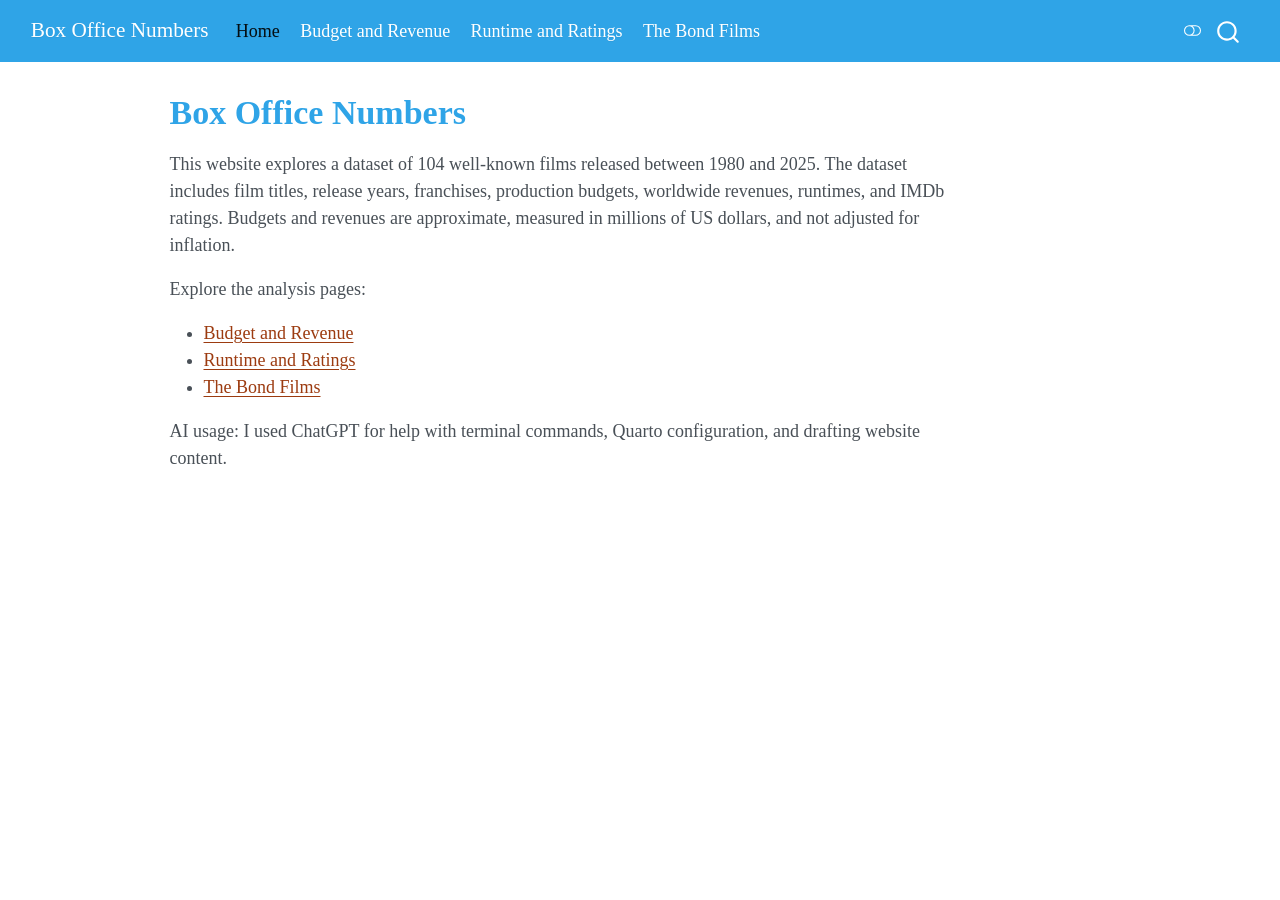
<file: index.html>
<!DOCTYPE html>
<html xmlns="http://www.w3.org/1999/xhtml" lang="en" xml:lang="en"><head>

<meta charset="utf-8">
<meta name="generator" content="quarto-1.10.18">

<meta name="viewport" content="width=device-width, initial-scale=1.0, user-scalable=yes">


<title>Box Office Numbers</title>
<style>
/* Default styles provided by pandoc.
** See https://pandoc.org/MANUAL.html#variables-for-html for config info.
*/
span.smallcaps{font-variant: small-caps;}
div.columns{display: flex; gap: 1.5em;}
div.column{flex: auto;}
@media screen {
div.columns{gap: min(4vw, 1.5em);}
div.column{overflow-x: auto;}
}
div.hanging-indent{margin-left: 1.5em; text-indent: -1.5em;}
ul.task-list{list-style: none;}
ul.task-list li input[type="checkbox"] {
  width: 0.8em;
  margin: 0 0.8em 0.2em -1em; /* quarto-specific, see https://github.com/quarto-dev/quarto-cli/issues/4556 */ 
  vertical-align: middle;
}
</style>


<script src="site_libs/quarto-nav/quarto-nav.js"></script>
<script src="site_libs/quarto-nav/headroom.min.js"></script>
<script src="site_libs/clipboard/clipboard.min.js"></script>
<script src="site_libs/quarto-search/autocomplete.umd.js"></script>
<script src="site_libs/quarto-search/fuse.min.js"></script>
<script src="site_libs/quarto-search/quarto-search.js"></script>
<meta name="quarto:offset" content="./">
<script src="site_libs/quarto-html/quarto.js" type="module"></script>
<script src="site_libs/quarto-html/tabsets/tabsets.js" type="module"></script>
<script src="site_libs/quarto-html/popper.min.js"></script>
<script src="site_libs/quarto-html/tippy.umd.min.js"></script>
<script src="site_libs/quarto-html/anchor.min.js"></script>
<link href="site_libs/quarto-html/tippy.css" rel="stylesheet">
<link href="site_libs/quarto-html/quarto-syntax-highlighting-64a204ab8560d761af7679ceaba22944.css" rel="stylesheet" class="quarto-color-scheme" id="quarto-text-highlighting-styles">
<link href="site_libs/quarto-html/quarto-syntax-highlighting-dark-b85bc7c33db8c58e0ec93c3465666fed.css" rel="stylesheet" class="quarto-color-scheme quarto-color-alternate" id="quarto-text-highlighting-styles">
<link href="site_libs/quarto-html/quarto-syntax-highlighting-64a204ab8560d761af7679ceaba22944.css" rel="stylesheet" class="quarto-color-scheme-extra" id="quarto-text-highlighting-styles">
<script src="site_libs/bootstrap/bootstrap.min.js"></script>
<link href="site_libs/bootstrap/bootstrap-icons.css" rel="stylesheet">
<link href="site_libs/bootstrap/bootstrap-6ce9cb876124979814f7c3ebe208a1be.min.css" rel="stylesheet" append-hash="true" class="quarto-color-scheme" id="quarto-bootstrap" data-mode="light">
<link href="site_libs/bootstrap/bootstrap-dark-df07115ad9f15e2ef3479c789e6873c8.min.css" rel="stylesheet" append-hash="true" class="quarto-color-scheme quarto-color-alternate" id="quarto-bootstrap" data-mode="dark">
<link href="site_libs/bootstrap/bootstrap-6ce9cb876124979814f7c3ebe208a1be.min.css" rel="stylesheet" append-hash="true" class="quarto-color-scheme-extra" id="quarto-bootstrap" data-mode="light">
<script id="quarto-search-options" type="application/json">{
  "location": "navbar",
  "copy-button": false,
  "collapse-after": 3,
  "panel-placement": "end",
  "type": "overlay",
  "limit": 50,
  "keyboard-shortcut": [
    "f",
    "/",
    "s"
  ],
  "show-item-context": false,
  "language": {
    "search-no-results-text": "No results",
    "search-matching-documents-text": "matching documents",
    "search-copy-link-title": "Copy link to search",
    "search-hide-matches-text": "Hide additional matches",
    "search-more-match-text": "more match in this document",
    "search-more-matches-text": "more matches in this document",
    "search-clear-button-title": "Clear",
    "search-text-placeholder": "",
    "search-detached-cancel-button-title": "Cancel",
    "search-submit-button-title": "Submit",
    "search-label": "Search"
  }
}</script>


<link rel="stylesheet" href="styles.css">
</head>

<body class="nav-fixed quarto-light"><script id="quarto-html-before-body" type="application/javascript">
    const toggleBodyColorMode = (bsSheetEl) => {
      const mode = bsSheetEl.getAttribute("data-mode");
      const bodyEl = window.document.querySelector("body");
      if (mode === "dark") {
        bodyEl.classList.add("quarto-dark");
        bodyEl.classList.remove("quarto-light");
      } else {
        bodyEl.classList.add("quarto-light");
        bodyEl.classList.remove("quarto-dark");
      }
    }
    const toggleBodyColorPrimary = () => {
      const bsSheetEl = window.document.querySelector("link#quarto-bootstrap:not([rel=disabled-stylesheet])");
      if (bsSheetEl) {
        toggleBodyColorMode(bsSheetEl);
      }
    }
    const setColorSchemeToggle = (alternate) => {
      const toggles = window.document.querySelectorAll('.quarto-color-scheme-toggle');
      for (let i=0; i < toggles.length; i++) {
        const toggle = toggles[i];
        if (toggle) {
          if (alternate) {
            toggle.classList.add("alternate");
          } else {
            toggle.classList.remove("alternate");
          }
        }
      }
    };
    const toggleColorMode = (alternate) => {
      // Switch the stylesheets
      const primaryStylesheets = window.document.querySelectorAll('link.quarto-color-scheme:not(.quarto-color-alternate)');
      const alternateStylesheets = window.document.querySelectorAll('link.quarto-color-scheme.quarto-color-alternate');
      manageTransitions('#quarto-margin-sidebar .nav-link', false);
      if (alternate) {
        // note: dark is layered on light, we don't disable primary!
        enableStylesheet(alternateStylesheets);
        for (const sheetNode of alternateStylesheets) {
          if (sheetNode.id === "quarto-bootstrap") {
            toggleBodyColorMode(sheetNode);
          }
        }
      } else {
        disableStylesheet(alternateStylesheets);
        enableStylesheet(primaryStylesheets)
        toggleBodyColorPrimary();
      }
      manageTransitions('#quarto-margin-sidebar .nav-link', true);
      // Switch the toggles
      setColorSchemeToggle(alternate)
      // Hack to workaround the fact that safari doesn't
      // properly recolor the scrollbar when toggling (#1455)
      if (navigator.userAgent.indexOf('Safari') > 0 && navigator.userAgent.indexOf('Chrome') == -1) {
        manageTransitions("body", false);
        window.scrollTo(0, 1);
        setTimeout(() => {
          window.scrollTo(0, 0);
          manageTransitions("body", true);
        }, 40);
      }
    }
    const disableStylesheet = (stylesheets) => {
      for (let i=0; i < stylesheets.length; i++) {
        const stylesheet = stylesheets[i];
        stylesheet.rel = 'disabled-stylesheet';
      }
    }
    const enableStylesheet = (stylesheets) => {
      for (let i=0; i < stylesheets.length; i++) {
        const stylesheet = stylesheets[i];
        if(stylesheet.rel !== 'stylesheet') { // for Chrome, which will still FOUC without this check
          stylesheet.rel = 'stylesheet';
        }
      }
    }
    const manageTransitions = (selector, allowTransitions) => {
      const els = window.document.querySelectorAll(selector);
      for (let i=0; i < els.length; i++) {
        const el = els[i];
        if (allowTransitions) {
          el.classList.remove('notransition');
        } else {
          el.classList.add('notransition');
        }
      }
    }
    const isFileUrl = () => {
      return window.location.protocol === 'file:';
    }
    const hasAlternateSentinel = () => {
      let styleSentinel = getColorSchemeSentinel();
      if (styleSentinel !== null) {
        return styleSentinel === "alternate";
      } else {
        return false;
      }
    }
    const setStyleSentinel = (alternate) => {
      const value = alternate ? "alternate" : "default";
      if (!isFileUrl()) {
        window.localStorage.setItem("quarto-color-scheme", value);
      } else {
        localAlternateSentinel = value;
      }
    }
    const getColorSchemeSentinel = () => {
      if (!isFileUrl()) {
        const storageValue = window.localStorage.getItem("quarto-color-scheme");
        return storageValue != null ? storageValue : localAlternateSentinel;
      } else {
        return localAlternateSentinel;
      }
    }
    const toggleGiscusIfUsed = (isAlternate, darkModeDefault) => {
      const baseTheme = document.querySelector('#giscus-base-theme')?.value ?? 'light';
      const alternateTheme = document.querySelector('#giscus-alt-theme')?.value ?? 'dark';
      let newTheme = '';
      if(authorPrefersDark) {
        newTheme = isAlternate ? baseTheme : alternateTheme;
      } else {
        newTheme = isAlternate ? alternateTheme : baseTheme;
      }
      const changeGiscusTheme = () => {
        // From: https://github.com/giscus/giscus/issues/336
        const sendMessage = (message) => {
          const iframe = document.querySelector('iframe.giscus-frame');
          if (!iframe) return;
          iframe.contentWindow.postMessage({ giscus: message }, 'https://giscus.app');
        }
        sendMessage({
          setConfig: {
            theme: newTheme
          }
        });
      }
      const isGiscussLoaded = window.document.querySelector('iframe.giscus-frame') !== null;
      if (isGiscussLoaded) {
        changeGiscusTheme();
      }
    };
    const authorPrefersDark = false;
    const darkModeDefault = authorPrefersDark;
      document.querySelector('link#quarto-text-highlighting-styles.quarto-color-scheme-extra').rel = 'disabled-stylesheet';
      document.querySelector('link#quarto-bootstrap.quarto-color-scheme-extra').rel = 'disabled-stylesheet';
    let localAlternateSentinel = darkModeDefault ? 'alternate' : 'default';
    // Dark / light mode switch
    window.quartoToggleColorScheme = () => {
      // Read the current dark / light value
      let toAlternate = !hasAlternateSentinel();
      toggleColorMode(toAlternate);
      setStyleSentinel(toAlternate);
      toggleGiscusIfUsed(toAlternate, darkModeDefault);
      window.dispatchEvent(new Event('resize'));
    };
    // Switch to dark mode if need be
    if (hasAlternateSentinel()) {
      toggleColorMode(true);
    } else {
      toggleColorMode(false);
    }
  </script>

<div id="quarto-search-results"></div>
  <header id="quarto-header" class="headroom fixed-top">
    <nav class="navbar navbar-expand-lg " data-bs-theme="dark">
      <div class="navbar-container container-fluid">
      <div class="navbar-brand-container mx-auto">
    <a class="navbar-brand" href="./index.html">
    <span class="navbar-title">Box Office Numbers</span>
    </a>
  </div>
            <div id="quarto-search" class="" title="Search"></div>
          <button class="navbar-toggler" type="button" data-bs-toggle="collapse" data-bs-target="#navbarCollapse" aria-controls="navbarCollapse" role="menu" aria-expanded="false" aria-label="Toggle navigation" onclick="if (window.quartoToggleHeadroom) { window.quartoToggleHeadroom(); }">
  <span class="navbar-toggler-icon"></span>
</button>
          <div class="collapse navbar-collapse" id="navbarCollapse">
            <ul class="navbar-nav navbar-nav-scroll me-auto">
  <li class="nav-item">
    <a class="nav-link active" href="./index.html" aria-current="page"> 
<span class="menu-text">Home</span></a>
  </li>  
  <li class="nav-item">
    <a class="nav-link" href="./budget-revenue.html"> 
<span class="menu-text">Budget and Revenue</span></a>
  </li>  
  <li class="nav-item">
    <a class="nav-link" href="./runtime-rating.html"> 
<span class="menu-text">Runtime and Ratings</span></a>
  </li>  
  <li class="nav-item">
    <a class="nav-link" href="./bond.html"> 
<span class="menu-text">The Bond Films</span></a>
  </li>  
</ul>
          </div> <!-- /navcollapse -->
            <div class="quarto-navbar-tools">
  <a href="" class="quarto-color-scheme-toggle quarto-navigation-tool  px-1" onclick="window.quartoToggleColorScheme(); return false;" title="Toggle dark mode"><i class="bi"></i></a>
</div>
      </div> <!-- /container-fluid -->
    </nav>
</header>
<!-- content -->
<div id="quarto-content" class="quarto-container page-columns page-rows-contents page-layout-article page-navbar">
<!-- sidebar -->
<!-- margin-sidebar -->
    <div id="quarto-margin-sidebar" class="sidebar margin-sidebar zindex-bottom">
        
    </div>
<!-- main -->
<main class="content" id="quarto-document-content">


<header id="title-block-header" class="quarto-title-block default">
<div class="quarto-title">
<h1 class="title">Box Office Numbers</h1>
</div>



<div class="quarto-title-meta">

    
  
    
  </div>
  


</header>


<p>This website explores a dataset of 104 well-known films released between 1980 and 2025. The dataset includes film titles, release years, franchises, production budgets, worldwide revenues, runtimes, and IMDb ratings. Budgets and revenues are approximate, measured in millions of US dollars, and not adjusted for inflation.</p>
<p>Explore the analysis pages:</p>
<ul>
<li><a href="./budget-revenue.html">Budget and Revenue</a></li>
<li><a href="./runtime-rating.html">Runtime and Ratings</a></li>
<li><a href="./bond.html">The Bond Films</a></li>
</ul>
<p>AI usage: I used ChatGPT for help with terminal commands, Quarto configuration, and drafting website content.</p>



</main> <!-- /main -->
<script id="quarto-html-after-body" type="application/javascript">
  window.document.addEventListener("DOMContentLoaded", function (event) {
    // Ensure there is a toggle, if there isn't float one in the top right
    if (window.document.querySelector('.quarto-color-scheme-toggle') === null) {
      const a = window.document.createElement('a');
      a.classList.add('top-right');
      a.classList.add('quarto-color-scheme-toggle');
      a.href = "";
      a.onclick = function() { try { window.quartoToggleColorScheme(); } catch {} return false; };
      const i = window.document.createElement("i");
      i.classList.add('bi');
      a.appendChild(i);
      window.document.body.appendChild(a);
    }
    setColorSchemeToggle(hasAlternateSentinel())
    const icon = "";
    const anchorJS = new window.AnchorJS();
    anchorJS.options = {
      placement: 'right',
      icon: icon
    };
    anchorJS.add('.anchored');
    const isCodeAnnotation = (el) => {
      for (const clz of el.classList) {
        if (clz.startsWith('code-annotation-')) {                     
          return true;
        }
      }
      return false;
    }
    const onCopySuccess = function(e) {
      // button target
      const button = e.trigger;
      // don't keep focus
      button.blur();
      // flash "checked"
      button.classList.add('code-copy-button-checked');
      var currentTitle = button.getAttribute("title");
      button.setAttribute("title", "Copied!");
      let tooltip;
      if (window.bootstrap) {
        button.setAttribute("data-bs-toggle", "tooltip");
        button.setAttribute("data-bs-placement", "left");
        button.setAttribute("data-bs-title", "Copied!");
        tooltip = new bootstrap.Tooltip(button, 
          { trigger: "manual", 
            customClass: "code-copy-button-tooltip",
            offset: [0, -8]});
        tooltip.show();    
      }
      setTimeout(function() {
        if (tooltip) {
          tooltip.hide();
          button.removeAttribute("data-bs-title");
          button.removeAttribute("data-bs-toggle");
          button.removeAttribute("data-bs-placement");
        }
        button.setAttribute("title", currentTitle);
        button.classList.remove('code-copy-button-checked');
      }, 1000);
      // clear code selection
      e.clearSelection();
    }
    const getTextToCopy = function(trigger) {
      const outerScaffold = trigger.parentElement.cloneNode(true);
      const codeEl = outerScaffold.querySelector('code');
      for (const childEl of codeEl.children) {
        if (isCodeAnnotation(childEl)) {
          childEl.remove();
        }
      }
      return codeEl.innerText;
    }
    const clipboard = new window.ClipboardJS('.code-copy-button:not([data-in-quarto-modal])', {
      text: getTextToCopy
    });
    clipboard.on('success', onCopySuccess);
    if (window.document.getElementById('quarto-embedded-source-code-modal')) {
      const clipboardModal = new window.ClipboardJS('.code-copy-button[data-in-quarto-modal]', {
        text: getTextToCopy,
        container: window.document.getElementById('quarto-embedded-source-code-modal')
      });
      clipboardModal.on('success', onCopySuccess);
    }
      var localhostRegex = new RegExp(/^(?:http|https):\/\/localhost\:?[0-9]*\//);
      var mailtoRegex = new RegExp(/^mailto:/);
        var filterRegex = new RegExp("https:\/\/NihalKhatwani\.github\.io\/datasci350-quiz02\/");
      var isInternal = (href) => {
          return filterRegex.test(href) || localhostRegex.test(href) || mailtoRegex.test(href);
      }
      // Inspect non-navigation links and adorn them if external
     var links = window.document.querySelectorAll('a[href]:not(.nav-link):not(.navbar-brand):not(.toc-action):not(.sidebar-link):not(.sidebar-item-toggle):not(.pagination-link):not(.no-external):not([aria-hidden]):not(.dropdown-item):not(.quarto-navigation-tool):not(.about-link)');
      for (var i=0; i<links.length; i++) {
        const link = links[i];
        if (!isInternal(link.href)) {
          // undo the damage that might have been done by quarto-nav.js in the case of
          // links that we want to consider external
          if (link.dataset.originalHref !== undefined) {
            link.href = link.dataset.originalHref;
          }
        }
      }
    function tippyHover(el, contentFn, onTriggerFn, onUntriggerFn) {
      const config = {
        allowHTML: true,
        maxWidth: 500,
        delay: 100,
        arrow: false,
        appendTo: function(el) {
            return el.parentElement;
        },
        interactive: true,
        interactiveBorder: 10,
        theme: 'quarto',
        placement: 'bottom-start',
      };
      if (contentFn) {
        config.content = contentFn;
      }
      if (onTriggerFn) {
        config.onTrigger = onTriggerFn;
      }
      if (onUntriggerFn) {
        config.onUntrigger = onUntriggerFn;
      }
      window.tippy(el, config); 
    }
    const noterefs = window.document.querySelectorAll('a[role="doc-noteref"]');
    for (var i=0; i<noterefs.length; i++) {
      const ref = noterefs[i];
      tippyHover(ref, function() {
        // use id or data attribute instead here
        let href = ref.getAttribute('data-footnote-href') || ref.getAttribute('href');
        try { href = new URL(href).hash; } catch {}
        const id = href.replace(/^#\/?/, "");
        const note = window.document.getElementById(id);
        if (note) {
          return note.innerHTML;
        } else {
          return "";
        }
      });
    }
    const xrefs = window.document.querySelectorAll('a.quarto-xref');
    const processXRef = (id, note) => {
      // Strip column container classes
      const stripColumnClz = (el) => {
        el.classList.remove("page-full", "page-columns");
        if (el.children) {
          for (const child of el.children) {
            stripColumnClz(child);
          }
        }
      }
      stripColumnClz(note)
      if (id === null || id.startsWith('sec-')) {
        // Special case sections, only their first couple elements
        const container = document.createElement("div");
        if (note.children && note.children.length > 2) {
          container.appendChild(note.children[0].cloneNode(true));
          for (let i = 1; i < note.children.length; i++) {
            const child = note.children[i];
            if (child.tagName === "P" && child.innerText === "") {
              continue;
            } else {
              container.appendChild(child.cloneNode(true));
              break;
            }
          }
          if (window.Quarto?.typesetMath) {
            window.Quarto.typesetMath(container);
          }
          return container.innerHTML
        } else {
          if (window.Quarto?.typesetMath) {
            window.Quarto.typesetMath(note);
          }
          return note.innerHTML;
        }
      } else {
        // Remove any anchor links if they are present
        const anchorLink = note.querySelector('a.anchorjs-link');
        if (anchorLink) {
          anchorLink.remove();
        }
        if (window.Quarto?.typesetMath) {
          window.Quarto.typesetMath(note);
        }
        if (note.classList.contains("callout")) {
          return note.outerHTML;
        } else {
          return note.innerHTML;
        }
      }
    }
    for (var i=0; i<xrefs.length; i++) {
      const xref = xrefs[i];
      tippyHover(xref, undefined, function(instance) {
        instance.disable();
        let url = xref.getAttribute('href');
        let hash = undefined; 
        if (url.startsWith('#')) {
          hash = url;
        } else {
          try { hash = new URL(url).hash; } catch {}
        }
        if (hash) {
          const id = hash.replace(/^#\/?/, "");
          const note = window.document.getElementById(id);
          if (note !== null) {
            try {
              const html = processXRef(id, note.cloneNode(true));
              instance.setContent(html);
            } finally {
              instance.enable();
              instance.show();
            }
          } else {
            // See if we can fetch this
            fetch(url.split('#')[0])
            .then(res => res.text())
            .then(html => {
              const parser = new DOMParser();
              const htmlDoc = parser.parseFromString(html, "text/html");
              const note = htmlDoc.getElementById(id);
              if (note !== null) {
                const html = processXRef(id, note);
                instance.setContent(html);
              } 
            }).finally(() => {
              instance.enable();
              instance.show();
            });
          }
        } else {
          // See if we can fetch a full url (with no hash to target)
          // This is a special case and we should probably do some content thinning / targeting
          fetch(url)
          .then(res => res.text())
          .then(html => {
            const parser = new DOMParser();
            const htmlDoc = parser.parseFromString(html, "text/html");
            const note = htmlDoc.querySelector('main.content');
            if (note !== null) {
              // This should only happen for chapter cross references
              // (since there is no id in the URL)
              // remove the first header
              if (note.children.length > 0 && note.children[0].tagName === "HEADER") {
                note.children[0].remove();
              }
              const html = processXRef(null, note);
              instance.setContent(html);
            } 
          }).finally(() => {
            instance.enable();
            instance.show();
          });
        }
      }, function(instance) {
      });
    }
        let selectedAnnoteEl;
        const selectorForAnnotation = ( cell, annotation) => {
          let cellAttr = 'data-code-cell="' + cell + '"';
          let lineAttr = 'data-code-annotation="' +  annotation + '"';
          const selector = 'span[' + cellAttr + '][' + lineAttr + ']';
          return selector;
        }
        const selectCodeLines = (annoteEl) => {
          const doc = window.document;
          const targetCell = annoteEl.getAttribute("data-target-cell");
          const targetAnnotation = annoteEl.getAttribute("data-target-annotation");
          const annoteSpan = window.document.querySelector(selectorForAnnotation(targetCell, targetAnnotation));
          const lines = annoteSpan.getAttribute("data-code-lines").split(",");
          const lineIds = lines.map((line) => {
            return targetCell + "-" + line;
          })
          let top = null;
          let height = null;
          let parent = null;
          if (lineIds.length > 0) {
              //compute the position of the single el (top and bottom and make a div)
              const el = window.document.getElementById(lineIds[0]);
              top = el.offsetTop;
              height = el.offsetHeight;
              parent = el.parentElement.parentElement;
            if (lineIds.length > 1) {
              const lastEl = window.document.getElementById(lineIds[lineIds.length - 1]);
              const bottom = lastEl.offsetTop + lastEl.offsetHeight;
              height = bottom - top;
            }
            if (top !== null && height !== null && parent !== null) {
              // cook up a div (if necessary) and position it 
              let div = window.document.getElementById("code-annotation-line-highlight");
              if (div === null) {
                div = window.document.createElement("div");
                div.setAttribute("id", "code-annotation-line-highlight");
                div.style.position = 'absolute';
                parent.appendChild(div);
              }
              div.style.top = top - 2 + "px";
              div.style.height = height + 4 + "px";
              div.style.left = 0;
              let gutterDiv = window.document.getElementById("code-annotation-line-highlight-gutter");
              if (gutterDiv === null) {
                gutterDiv = window.document.createElement("div");
                gutterDiv.setAttribute("id", "code-annotation-line-highlight-gutter");
                gutterDiv.style.position = 'absolute';
                const codeCell = window.document.getElementById(targetCell);
                const gutter = codeCell.querySelector('.code-annotation-gutter');
                gutter.appendChild(gutterDiv);
              }
              gutterDiv.style.top = top - 2 + "px";
              gutterDiv.style.height = height + 4 + "px";
            }
            selectedAnnoteEl = annoteEl;
          }
        };
        const unselectCodeLines = () => {
          const elementsIds = ["code-annotation-line-highlight", "code-annotation-line-highlight-gutter"];
          elementsIds.forEach((elId) => {
            const div = window.document.getElementById(elId);
            if (div) {
              div.remove();
            }
          });
          selectedAnnoteEl = undefined;
        };
          // Handle positioning of the toggle
      window.addEventListener(
        "resize",
        throttle(() => {
          elRect = undefined;
          if (selectedAnnoteEl) {
            selectCodeLines(selectedAnnoteEl);
          }
        }, 10)
      );
      function throttle(fn, ms) {
      let throttle = false;
      let timer;
        return (...args) => {
          if(!throttle) { // first call gets through
              fn.apply(this, args);
              throttle = true;
          } else { // all the others get throttled
              if(timer) clearTimeout(timer); // cancel #2
              timer = setTimeout(() => {
                fn.apply(this, args);
                timer = throttle = false;
              }, ms);
          }
        };
      }
        // Attach click handler to the DT
        const annoteDls = window.document.querySelectorAll('dt[data-target-cell]');
        for (const annoteDlNode of annoteDls) {
          annoteDlNode.addEventListener('click', (event) => {
            const clickedEl = event.target;
            if (clickedEl !== selectedAnnoteEl) {
              unselectCodeLines();
              const activeEl = window.document.querySelector('dt[data-target-cell].code-annotation-active');
              if (activeEl) {
                activeEl.classList.remove('code-annotation-active');
              }
              selectCodeLines(clickedEl);
              clickedEl.classList.add('code-annotation-active');
            } else {
              // Unselect the line
              unselectCodeLines();
              clickedEl.classList.remove('code-annotation-active');
            }
          });
        }
    const findCites = (el) => {
      const parentEl = el.parentElement;
      if (parentEl) {
        const cites = parentEl.dataset.cites;
        if (cites) {
          return {
            el,
            cites: cites.split(' ')
          };
        } else {
          return findCites(el.parentElement)
        }
      } else {
        return undefined;
      }
    };
    var bibliorefs = window.document.querySelectorAll('a[role="doc-biblioref"]');
    for (var i=0; i<bibliorefs.length; i++) {
      const ref = bibliorefs[i];
      const citeInfo = findCites(ref);
      if (citeInfo) {
        tippyHover(citeInfo.el, function() {
          var popup = window.document.createElement('div');
          citeInfo.cites.forEach(function(cite) {
            var citeDiv = window.document.createElement('div');
            citeDiv.classList.add('hanging-indent');
            citeDiv.classList.add('csl-entry');
            var biblioDiv = window.document.getElementById('ref-' + cite);
            if (biblioDiv) {
              citeDiv.innerHTML = biblioDiv.innerHTML;
            }
            popup.appendChild(citeDiv);
          });
          return popup.innerHTML;
        });
      }
    }
  });
  </script>
</div> <!-- /content -->




</body></html>
</file>
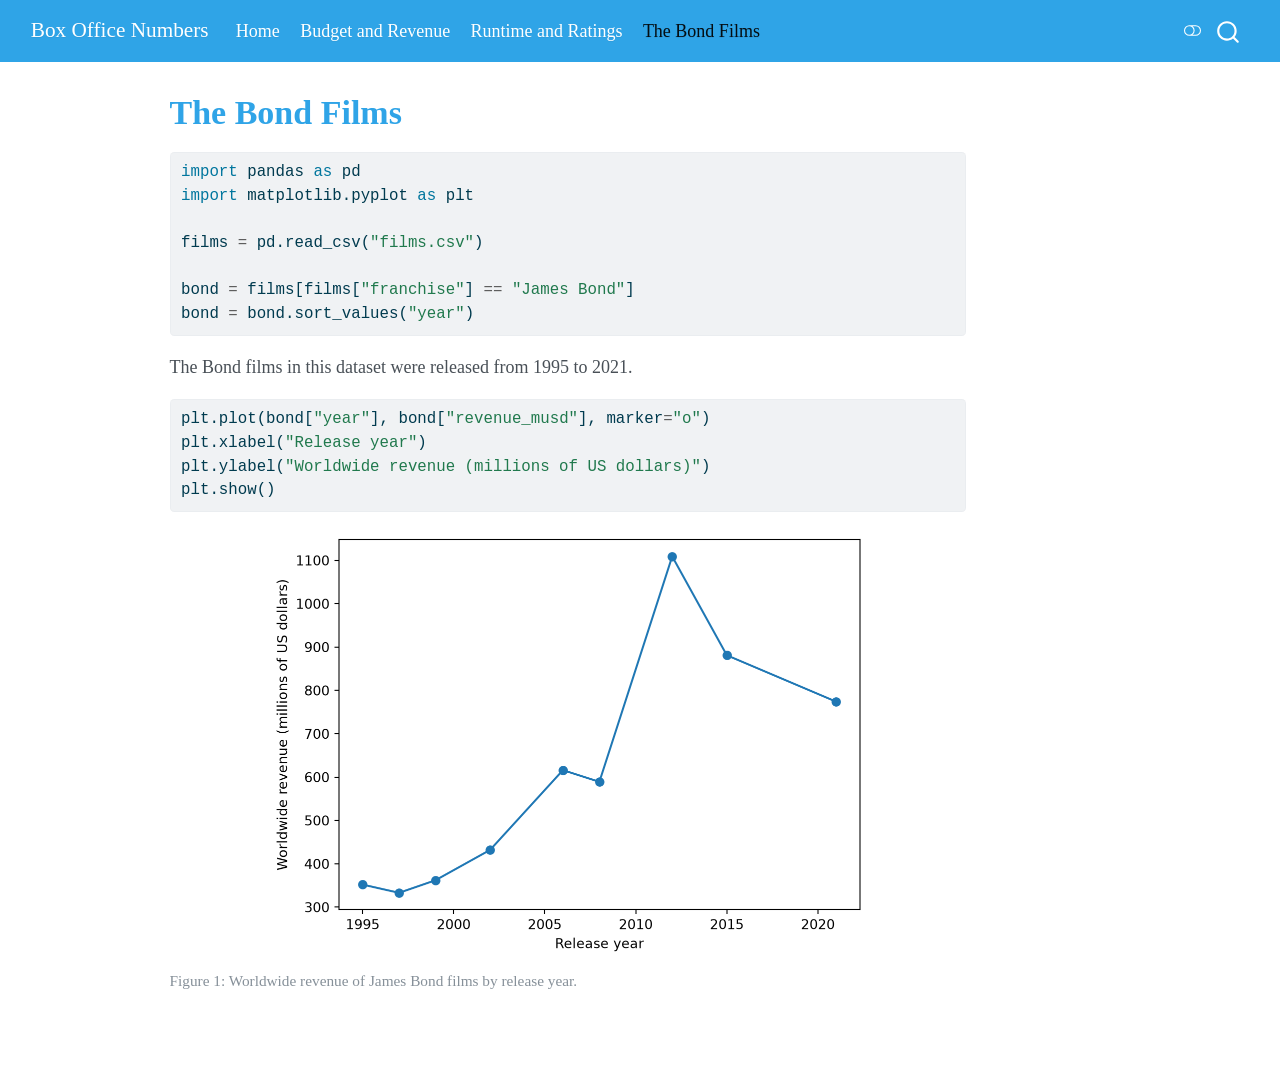
<file: bond.html>
<!DOCTYPE html>
<html xmlns="http://www.w3.org/1999/xhtml" lang="en" xml:lang="en"><head>

<meta charset="utf-8">
<meta name="generator" content="quarto-1.10.18">

<meta name="viewport" content="width=device-width, initial-scale=1.0, user-scalable=yes">


<title>The Bond Films – Box Office Numbers</title>
<style>
/* Default styles provided by pandoc.
** See https://pandoc.org/MANUAL.html#variables-for-html for config info.
*/
span.smallcaps{font-variant: small-caps;}
div.columns{display: flex; gap: 1.5em;}
div.column{flex: auto;}
@media screen {
div.columns{gap: min(4vw, 1.5em);}
div.column{overflow-x: auto;}
}
div.hanging-indent{margin-left: 1.5em; text-indent: -1.5em;}
ul.task-list{list-style: none;}
ul.task-list li input[type="checkbox"] {
  width: 0.8em;
  margin: 0 0.8em 0.2em -1em; /* quarto-specific, see https://github.com/quarto-dev/quarto-cli/issues/4556 */ 
  vertical-align: middle;
}
/* CSS for syntax highlighting */
html { -webkit-text-size-adjust: 100%; }
pre > code.sourceCode { white-space: pre; position: relative; }
pre > code.sourceCode > span { display: inline-block; line-height: 1.25; }
pre > code.sourceCode > span:empty { height: 1.2em; }
.sourceCode { overflow: visible; }
code.sourceCode > span { color: inherit; text-decoration: inherit; }
div.sourceCode { margin: 1em 0; }
pre.sourceCode { margin: 0; }
@media screen {
div.sourceCode { overflow: auto; }
}
@media print {
pre > code.sourceCode { white-space: pre-wrap; }
pre > code.sourceCode > span { text-indent: -5em; padding-left: 5em; }
}
pre.numberSource code
  { counter-reset: source-line 0; }
pre.numberSource code > span
  { position: relative; left: -4em; counter-increment: source-line; }
pre.numberSource code > span > a:first-child::before
  { content: counter(source-line);
    position: relative; left: -1em; text-align: right; vertical-align: baseline;
    border: none; display: inline-block;
    -webkit-touch-callout: none; -webkit-user-select: none;
    -khtml-user-select: none; -moz-user-select: none;
    -ms-user-select: none; user-select: none;
    padding: 0 4px; width: 4em;
  }
pre.numberSource { margin-left: 3em;  padding-left: 4px; }
div.sourceCode
  {   }
@media screen {
pre > code.sourceCode > span > a:first-child::before { text-decoration: underline; }
}
</style>


<script src="site_libs/quarto-nav/quarto-nav.js"></script>
<script src="site_libs/quarto-nav/headroom.min.js"></script>
<script src="site_libs/clipboard/clipboard.min.js"></script>
<script src="site_libs/quarto-search/autocomplete.umd.js"></script>
<script src="site_libs/quarto-search/fuse.min.js"></script>
<script src="site_libs/quarto-search/quarto-search.js"></script>
<meta name="quarto:offset" content="./">
<script src="site_libs/quarto-html/quarto.js" type="module"></script>
<script src="site_libs/quarto-html/tabsets/tabsets.js" type="module"></script>
<script src="site_libs/quarto-html/popper.min.js"></script>
<script src="site_libs/quarto-html/tippy.umd.min.js"></script>
<script src="site_libs/quarto-html/anchor.min.js"></script>
<link href="site_libs/quarto-html/tippy.css" rel="stylesheet">
<link href="site_libs/quarto-html/quarto-syntax-highlighting-64a204ab8560d761af7679ceaba22944.css" rel="stylesheet" class="quarto-color-scheme" id="quarto-text-highlighting-styles">
<link href="site_libs/quarto-html/quarto-syntax-highlighting-dark-b85bc7c33db8c58e0ec93c3465666fed.css" rel="stylesheet" class="quarto-color-scheme quarto-color-alternate" id="quarto-text-highlighting-styles">
<link href="site_libs/quarto-html/quarto-syntax-highlighting-64a204ab8560d761af7679ceaba22944.css" rel="stylesheet" class="quarto-color-scheme-extra" id="quarto-text-highlighting-styles">
<script src="site_libs/bootstrap/bootstrap.min.js"></script>
<link href="site_libs/bootstrap/bootstrap-icons.css" rel="stylesheet">
<link href="site_libs/bootstrap/bootstrap-6ce9cb876124979814f7c3ebe208a1be.min.css" rel="stylesheet" append-hash="true" class="quarto-color-scheme" id="quarto-bootstrap" data-mode="light">
<link href="site_libs/bootstrap/bootstrap-dark-df07115ad9f15e2ef3479c789e6873c8.min.css" rel="stylesheet" append-hash="true" class="quarto-color-scheme quarto-color-alternate" id="quarto-bootstrap" data-mode="dark">
<link href="site_libs/bootstrap/bootstrap-6ce9cb876124979814f7c3ebe208a1be.min.css" rel="stylesheet" append-hash="true" class="quarto-color-scheme-extra" id="quarto-bootstrap" data-mode="light">
<script id="quarto-search-options" type="application/json">{
  "location": "navbar",
  "copy-button": false,
  "collapse-after": 3,
  "panel-placement": "end",
  "type": "overlay",
  "limit": 50,
  "keyboard-shortcut": [
    "f",
    "/",
    "s"
  ],
  "show-item-context": false,
  "language": {
    "search-no-results-text": "No results",
    "search-matching-documents-text": "matching documents",
    "search-copy-link-title": "Copy link to search",
    "search-hide-matches-text": "Hide additional matches",
    "search-more-match-text": "more match in this document",
    "search-more-matches-text": "more matches in this document",
    "search-clear-button-title": "Clear",
    "search-text-placeholder": "",
    "search-detached-cancel-button-title": "Cancel",
    "search-submit-button-title": "Submit",
    "search-label": "Search"
  }
}</script>


<link rel="stylesheet" href="styles.css">
</head>

<body class="nav-fixed quarto-light"><script id="quarto-html-before-body" type="application/javascript">
    const toggleBodyColorMode = (bsSheetEl) => {
      const mode = bsSheetEl.getAttribute("data-mode");
      const bodyEl = window.document.querySelector("body");
      if (mode === "dark") {
        bodyEl.classList.add("quarto-dark");
        bodyEl.classList.remove("quarto-light");
      } else {
        bodyEl.classList.add("quarto-light");
        bodyEl.classList.remove("quarto-dark");
      }
    }
    const toggleBodyColorPrimary = () => {
      const bsSheetEl = window.document.querySelector("link#quarto-bootstrap:not([rel=disabled-stylesheet])");
      if (bsSheetEl) {
        toggleBodyColorMode(bsSheetEl);
      }
    }
    const setColorSchemeToggle = (alternate) => {
      const toggles = window.document.querySelectorAll('.quarto-color-scheme-toggle');
      for (let i=0; i < toggles.length; i++) {
        const toggle = toggles[i];
        if (toggle) {
          if (alternate) {
            toggle.classList.add("alternate");
          } else {
            toggle.classList.remove("alternate");
          }
        }
      }
    };
    const toggleColorMode = (alternate) => {
      // Switch the stylesheets
      const primaryStylesheets = window.document.querySelectorAll('link.quarto-color-scheme:not(.quarto-color-alternate)');
      const alternateStylesheets = window.document.querySelectorAll('link.quarto-color-scheme.quarto-color-alternate');
      manageTransitions('#quarto-margin-sidebar .nav-link', false);
      if (alternate) {
        // note: dark is layered on light, we don't disable primary!
        enableStylesheet(alternateStylesheets);
        for (const sheetNode of alternateStylesheets) {
          if (sheetNode.id === "quarto-bootstrap") {
            toggleBodyColorMode(sheetNode);
          }
        }
      } else {
        disableStylesheet(alternateStylesheets);
        enableStylesheet(primaryStylesheets)
        toggleBodyColorPrimary();
      }
      manageTransitions('#quarto-margin-sidebar .nav-link', true);
      // Switch the toggles
      setColorSchemeToggle(alternate)
      // Hack to workaround the fact that safari doesn't
      // properly recolor the scrollbar when toggling (#1455)
      if (navigator.userAgent.indexOf('Safari') > 0 && navigator.userAgent.indexOf('Chrome') == -1) {
        manageTransitions("body", false);
        window.scrollTo(0, 1);
        setTimeout(() => {
          window.scrollTo(0, 0);
          manageTransitions("body", true);
        }, 40);
      }
    }
    const disableStylesheet = (stylesheets) => {
      for (let i=0; i < stylesheets.length; i++) {
        const stylesheet = stylesheets[i];
        stylesheet.rel = 'disabled-stylesheet';
      }
    }
    const enableStylesheet = (stylesheets) => {
      for (let i=0; i < stylesheets.length; i++) {
        const stylesheet = stylesheets[i];
        if(stylesheet.rel !== 'stylesheet') { // for Chrome, which will still FOUC without this check
          stylesheet.rel = 'stylesheet';
        }
      }
    }
    const manageTransitions = (selector, allowTransitions) => {
      const els = window.document.querySelectorAll(selector);
      for (let i=0; i < els.length; i++) {
        const el = els[i];
        if (allowTransitions) {
          el.classList.remove('notransition');
        } else {
          el.classList.add('notransition');
        }
      }
    }
    const isFileUrl = () => {
      return window.location.protocol === 'file:';
    }
    const hasAlternateSentinel = () => {
      let styleSentinel = getColorSchemeSentinel();
      if (styleSentinel !== null) {
        return styleSentinel === "alternate";
      } else {
        return false;
      }
    }
    const setStyleSentinel = (alternate) => {
      const value = alternate ? "alternate" : "default";
      if (!isFileUrl()) {
        window.localStorage.setItem("quarto-color-scheme", value);
      } else {
        localAlternateSentinel = value;
      }
    }
    const getColorSchemeSentinel = () => {
      if (!isFileUrl()) {
        const storageValue = window.localStorage.getItem("quarto-color-scheme");
        return storageValue != null ? storageValue : localAlternateSentinel;
      } else {
        return localAlternateSentinel;
      }
    }
    const toggleGiscusIfUsed = (isAlternate, darkModeDefault) => {
      const baseTheme = document.querySelector('#giscus-base-theme')?.value ?? 'light';
      const alternateTheme = document.querySelector('#giscus-alt-theme')?.value ?? 'dark';
      let newTheme = '';
      if(authorPrefersDark) {
        newTheme = isAlternate ? baseTheme : alternateTheme;
      } else {
        newTheme = isAlternate ? alternateTheme : baseTheme;
      }
      const changeGiscusTheme = () => {
        // From: https://github.com/giscus/giscus/issues/336
        const sendMessage = (message) => {
          const iframe = document.querySelector('iframe.giscus-frame');
          if (!iframe) return;
          iframe.contentWindow.postMessage({ giscus: message }, 'https://giscus.app');
        }
        sendMessage({
          setConfig: {
            theme: newTheme
          }
        });
      }
      const isGiscussLoaded = window.document.querySelector('iframe.giscus-frame') !== null;
      if (isGiscussLoaded) {
        changeGiscusTheme();
      }
    };
    const authorPrefersDark = false;
    const darkModeDefault = authorPrefersDark;
      document.querySelector('link#quarto-text-highlighting-styles.quarto-color-scheme-extra').rel = 'disabled-stylesheet';
      document.querySelector('link#quarto-bootstrap.quarto-color-scheme-extra').rel = 'disabled-stylesheet';
    let localAlternateSentinel = darkModeDefault ? 'alternate' : 'default';
    // Dark / light mode switch
    window.quartoToggleColorScheme = () => {
      // Read the current dark / light value
      let toAlternate = !hasAlternateSentinel();
      toggleColorMode(toAlternate);
      setStyleSentinel(toAlternate);
      toggleGiscusIfUsed(toAlternate, darkModeDefault);
      window.dispatchEvent(new Event('resize'));
    };
    // Switch to dark mode if need be
    if (hasAlternateSentinel()) {
      toggleColorMode(true);
    } else {
      toggleColorMode(false);
    }
  </script>

<div id="quarto-search-results"></div>
  <header id="quarto-header" class="headroom fixed-top">
    <nav class="navbar navbar-expand-lg " data-bs-theme="dark">
      <div class="navbar-container container-fluid">
      <div class="navbar-brand-container mx-auto">
    <a class="navbar-brand" href="./index.html">
    <span class="navbar-title">Box Office Numbers</span>
    </a>
  </div>
            <div id="quarto-search" class="" title="Search"></div>
          <button class="navbar-toggler" type="button" data-bs-toggle="collapse" data-bs-target="#navbarCollapse" aria-controls="navbarCollapse" role="menu" aria-expanded="false" aria-label="Toggle navigation" onclick="if (window.quartoToggleHeadroom) { window.quartoToggleHeadroom(); }">
  <span class="navbar-toggler-icon"></span>
</button>
          <div class="collapse navbar-collapse" id="navbarCollapse">
            <ul class="navbar-nav navbar-nav-scroll me-auto">
  <li class="nav-item">
    <a class="nav-link" href="./index.html"> 
<span class="menu-text">Home</span></a>
  </li>  
  <li class="nav-item">
    <a class="nav-link" href="./budget-revenue.html"> 
<span class="menu-text">Budget and Revenue</span></a>
  </li>  
  <li class="nav-item">
    <a class="nav-link" href="./runtime-rating.html"> 
<span class="menu-text">Runtime and Ratings</span></a>
  </li>  
  <li class="nav-item">
    <a class="nav-link active" href="./bond.html" aria-current="page"> 
<span class="menu-text">The Bond Films</span></a>
  </li>  
</ul>
          </div> <!-- /navcollapse -->
            <div class="quarto-navbar-tools">
  <a href="" class="quarto-color-scheme-toggle quarto-navigation-tool  px-1" onclick="window.quartoToggleColorScheme(); return false;" title="Toggle dark mode"><i class="bi"></i></a>
</div>
      </div> <!-- /container-fluid -->
    </nav>
</header>
<!-- content -->
<div id="quarto-content" class="quarto-container page-columns page-rows-contents page-layout-article page-navbar">
<!-- sidebar -->
<!-- margin-sidebar -->
    <div id="quarto-margin-sidebar" class="sidebar margin-sidebar zindex-bottom">
        
    </div>
<!-- main -->
<main class="content" id="quarto-document-content">


<header id="title-block-header" class="quarto-title-block default">
<div class="quarto-title">
<h1 class="title">The Bond Films</h1>
</div>



<div class="quarto-title-meta">

    
  
    
  </div>
  


</header>


<div id="7d788446" class="cell" data-execution_count="1">
<div class="code-copy-outer-scaffold"><div class="sourceCode cell-code" id="cb1"><pre class="sourceCode python code-with-copy"><code class="sourceCode python"><span id="cb1-1"><a href="#cb1-1" aria-hidden="true" tabindex="-1"></a><span class="im">import</span> pandas <span class="im">as</span> pd</span>
<span id="cb1-2"><a href="#cb1-2" aria-hidden="true" tabindex="-1"></a><span class="im">import</span> matplotlib.pyplot <span class="im">as</span> plt</span>
<span id="cb1-3"><a href="#cb1-3" aria-hidden="true" tabindex="-1"></a></span>
<span id="cb1-4"><a href="#cb1-4" aria-hidden="true" tabindex="-1"></a>films <span class="op">=</span> pd.read_csv(<span class="st">"films.csv"</span>)</span>
<span id="cb1-5"><a href="#cb1-5" aria-hidden="true" tabindex="-1"></a></span>
<span id="cb1-6"><a href="#cb1-6" aria-hidden="true" tabindex="-1"></a>bond <span class="op">=</span> films[films[<span class="st">"franchise"</span>] <span class="op">==</span> <span class="st">"James Bond"</span>]</span>
<span id="cb1-7"><a href="#cb1-7" aria-hidden="true" tabindex="-1"></a>bond <span class="op">=</span> bond.sort_values(<span class="st">"year"</span>)</span></code></pre></div><button title="Copy to Clipboard" class="code-copy-button"><i class="bi"></i></button></div>
</div>
<p>The Bond films in this dataset were released from 1995 to 2021.</p>
<div id="cell-fig-bond-revenue" class="cell" data-execution_count="2">
<div class="code-copy-outer-scaffold"><div class="sourceCode cell-code" id="cb2"><pre class="sourceCode python code-with-copy"><code class="sourceCode python"><span id="cb2-1"><a href="#cb2-1" aria-hidden="true" tabindex="-1"></a>plt.plot(bond[<span class="st">"year"</span>], bond[<span class="st">"revenue_musd"</span>], marker<span class="op">=</span><span class="st">"o"</span>)</span>
<span id="cb2-2"><a href="#cb2-2" aria-hidden="true" tabindex="-1"></a>plt.xlabel(<span class="st">"Release year"</span>)</span>
<span id="cb2-3"><a href="#cb2-3" aria-hidden="true" tabindex="-1"></a>plt.ylabel(<span class="st">"Worldwide revenue (millions of US dollars)"</span>)</span>
<span id="cb2-4"><a href="#cb2-4" aria-hidden="true" tabindex="-1"></a>plt.show()</span></code></pre></div><button title="Copy to Clipboard" class="code-copy-button"><i class="bi"></i></button></div>
<div class="cell-output cell-output-display">
<div id="fig-bond-revenue" class="quarto-float quarto-figure quarto-figure-center anchored">
<figure class="quarto-float quarto-float-fig figure">
<div aria-describedby="fig-bond-revenue-caption-0ceaefa1-69ba-4598-a22c-09a6ac19f8ca">
<img src="bond_files/figure-html/fig-bond-revenue-output-1.png" width="602" height="431" class="figure-img">
</div>
<figcaption class="quarto-float-caption-bottom quarto-float-caption quarto-float-fig" id="fig-bond-revenue-caption-0ceaefa1-69ba-4598-a22c-09a6ac19f8ca">
Figure&nbsp;1: Worldwide revenue of James Bond films by release year.
</figcaption>
</figure>
</div>
</div>
</div>



</main> <!-- /main -->
<script id="quarto-html-after-body" type="application/javascript">
  window.document.addEventListener("DOMContentLoaded", function (event) {
    // Ensure there is a toggle, if there isn't float one in the top right
    if (window.document.querySelector('.quarto-color-scheme-toggle') === null) {
      const a = window.document.createElement('a');
      a.classList.add('top-right');
      a.classList.add('quarto-color-scheme-toggle');
      a.href = "";
      a.onclick = function() { try { window.quartoToggleColorScheme(); } catch {} return false; };
      const i = window.document.createElement("i");
      i.classList.add('bi');
      a.appendChild(i);
      window.document.body.appendChild(a);
    }
    setColorSchemeToggle(hasAlternateSentinel())
    const icon = "";
    const anchorJS = new window.AnchorJS();
    anchorJS.options = {
      placement: 'right',
      icon: icon
    };
    anchorJS.add('.anchored');
    const isCodeAnnotation = (el) => {
      for (const clz of el.classList) {
        if (clz.startsWith('code-annotation-')) {                     
          return true;
        }
      }
      return false;
    }
    const onCopySuccess = function(e) {
      // button target
      const button = e.trigger;
      // don't keep focus
      button.blur();
      // flash "checked"
      button.classList.add('code-copy-button-checked');
      var currentTitle = button.getAttribute("title");
      button.setAttribute("title", "Copied!");
      let tooltip;
      if (window.bootstrap) {
        button.setAttribute("data-bs-toggle", "tooltip");
        button.setAttribute("data-bs-placement", "left");
        button.setAttribute("data-bs-title", "Copied!");
        tooltip = new bootstrap.Tooltip(button, 
          { trigger: "manual", 
            customClass: "code-copy-button-tooltip",
            offset: [0, -8]});
        tooltip.show();    
      }
      setTimeout(function() {
        if (tooltip) {
          tooltip.hide();
          button.removeAttribute("data-bs-title");
          button.removeAttribute("data-bs-toggle");
          button.removeAttribute("data-bs-placement");
        }
        button.setAttribute("title", currentTitle);
        button.classList.remove('code-copy-button-checked');
      }, 1000);
      // clear code selection
      e.clearSelection();
    }
    const getTextToCopy = function(trigger) {
      const outerScaffold = trigger.parentElement.cloneNode(true);
      const codeEl = outerScaffold.querySelector('code');
      for (const childEl of codeEl.children) {
        if (isCodeAnnotation(childEl)) {
          childEl.remove();
        }
      }
      return codeEl.innerText;
    }
    const clipboard = new window.ClipboardJS('.code-copy-button:not([data-in-quarto-modal])', {
      text: getTextToCopy
    });
    clipboard.on('success', onCopySuccess);
    if (window.document.getElementById('quarto-embedded-source-code-modal')) {
      const clipboardModal = new window.ClipboardJS('.code-copy-button[data-in-quarto-modal]', {
        text: getTextToCopy,
        container: window.document.getElementById('quarto-embedded-source-code-modal')
      });
      clipboardModal.on('success', onCopySuccess);
    }
      var localhostRegex = new RegExp(/^(?:http|https):\/\/localhost\:?[0-9]*\//);
      var mailtoRegex = new RegExp(/^mailto:/);
        var filterRegex = new RegExp("https:\/\/NihalKhatwani\.github\.io\/datasci350-quiz02\/");
      var isInternal = (href) => {
          return filterRegex.test(href) || localhostRegex.test(href) || mailtoRegex.test(href);
      }
      // Inspect non-navigation links and adorn them if external
     var links = window.document.querySelectorAll('a[href]:not(.nav-link):not(.navbar-brand):not(.toc-action):not(.sidebar-link):not(.sidebar-item-toggle):not(.pagination-link):not(.no-external):not([aria-hidden]):not(.dropdown-item):not(.quarto-navigation-tool):not(.about-link)');
      for (var i=0; i<links.length; i++) {
        const link = links[i];
        if (!isInternal(link.href)) {
          // undo the damage that might have been done by quarto-nav.js in the case of
          // links that we want to consider external
          if (link.dataset.originalHref !== undefined) {
            link.href = link.dataset.originalHref;
          }
        }
      }
    function tippyHover(el, contentFn, onTriggerFn, onUntriggerFn) {
      const config = {
        allowHTML: true,
        maxWidth: 500,
        delay: 100,
        arrow: false,
        appendTo: function(el) {
            return el.parentElement;
        },
        interactive: true,
        interactiveBorder: 10,
        theme: 'quarto',
        placement: 'bottom-start',
      };
      if (contentFn) {
        config.content = contentFn;
      }
      if (onTriggerFn) {
        config.onTrigger = onTriggerFn;
      }
      if (onUntriggerFn) {
        config.onUntrigger = onUntriggerFn;
      }
      window.tippy(el, config); 
    }
    const noterefs = window.document.querySelectorAll('a[role="doc-noteref"]');
    for (var i=0; i<noterefs.length; i++) {
      const ref = noterefs[i];
      tippyHover(ref, function() {
        // use id or data attribute instead here
        let href = ref.getAttribute('data-footnote-href') || ref.getAttribute('href');
        try { href = new URL(href).hash; } catch {}
        const id = href.replace(/^#\/?/, "");
        const note = window.document.getElementById(id);
        if (note) {
          return note.innerHTML;
        } else {
          return "";
        }
      });
    }
    const xrefs = window.document.querySelectorAll('a.quarto-xref');
    const processXRef = (id, note) => {
      // Strip column container classes
      const stripColumnClz = (el) => {
        el.classList.remove("page-full", "page-columns");
        if (el.children) {
          for (const child of el.children) {
            stripColumnClz(child);
          }
        }
      }
      stripColumnClz(note)
      if (id === null || id.startsWith('sec-')) {
        // Special case sections, only their first couple elements
        const container = document.createElement("div");
        if (note.children && note.children.length > 2) {
          container.appendChild(note.children[0].cloneNode(true));
          for (let i = 1; i < note.children.length; i++) {
            const child = note.children[i];
            if (child.tagName === "P" && child.innerText === "") {
              continue;
            } else {
              container.appendChild(child.cloneNode(true));
              break;
            }
          }
          if (window.Quarto?.typesetMath) {
            window.Quarto.typesetMath(container);
          }
          return container.innerHTML
        } else {
          if (window.Quarto?.typesetMath) {
            window.Quarto.typesetMath(note);
          }
          return note.innerHTML;
        }
      } else {
        // Remove any anchor links if they are present
        const anchorLink = note.querySelector('a.anchorjs-link');
        if (anchorLink) {
          anchorLink.remove();
        }
        if (window.Quarto?.typesetMath) {
          window.Quarto.typesetMath(note);
        }
        if (note.classList.contains("callout")) {
          return note.outerHTML;
        } else {
          return note.innerHTML;
        }
      }
    }
    for (var i=0; i<xrefs.length; i++) {
      const xref = xrefs[i];
      tippyHover(xref, undefined, function(instance) {
        instance.disable();
        let url = xref.getAttribute('href');
        let hash = undefined; 
        if (url.startsWith('#')) {
          hash = url;
        } else {
          try { hash = new URL(url).hash; } catch {}
        }
        if (hash) {
          const id = hash.replace(/^#\/?/, "");
          const note = window.document.getElementById(id);
          if (note !== null) {
            try {
              const html = processXRef(id, note.cloneNode(true));
              instance.setContent(html);
            } finally {
              instance.enable();
              instance.show();
            }
          } else {
            // See if we can fetch this
            fetch(url.split('#')[0])
            .then(res => res.text())
            .then(html => {
              const parser = new DOMParser();
              const htmlDoc = parser.parseFromString(html, "text/html");
              const note = htmlDoc.getElementById(id);
              if (note !== null) {
                const html = processXRef(id, note);
                instance.setContent(html);
              } 
            }).finally(() => {
              instance.enable();
              instance.show();
            });
          }
        } else {
          // See if we can fetch a full url (with no hash to target)
          // This is a special case and we should probably do some content thinning / targeting
          fetch(url)
          .then(res => res.text())
          .then(html => {
            const parser = new DOMParser();
            const htmlDoc = parser.parseFromString(html, "text/html");
            const note = htmlDoc.querySelector('main.content');
            if (note !== null) {
              // This should only happen for chapter cross references
              // (since there is no id in the URL)
              // remove the first header
              if (note.children.length > 0 && note.children[0].tagName === "HEADER") {
                note.children[0].remove();
              }
              const html = processXRef(null, note);
              instance.setContent(html);
            } 
          }).finally(() => {
            instance.enable();
            instance.show();
          });
        }
      }, function(instance) {
      });
    }
        let selectedAnnoteEl;
        const selectorForAnnotation = ( cell, annotation) => {
          let cellAttr = 'data-code-cell="' + cell + '"';
          let lineAttr = 'data-code-annotation="' +  annotation + '"';
          const selector = 'span[' + cellAttr + '][' + lineAttr + ']';
          return selector;
        }
        const selectCodeLines = (annoteEl) => {
          const doc = window.document;
          const targetCell = annoteEl.getAttribute("data-target-cell");
          const targetAnnotation = annoteEl.getAttribute("data-target-annotation");
          const annoteSpan = window.document.querySelector(selectorForAnnotation(targetCell, targetAnnotation));
          const lines = annoteSpan.getAttribute("data-code-lines").split(",");
          const lineIds = lines.map((line) => {
            return targetCell + "-" + line;
          })
          let top = null;
          let height = null;
          let parent = null;
          if (lineIds.length > 0) {
              //compute the position of the single el (top and bottom and make a div)
              const el = window.document.getElementById(lineIds[0]);
              top = el.offsetTop;
              height = el.offsetHeight;
              parent = el.parentElement.parentElement;
            if (lineIds.length > 1) {
              const lastEl = window.document.getElementById(lineIds[lineIds.length - 1]);
              const bottom = lastEl.offsetTop + lastEl.offsetHeight;
              height = bottom - top;
            }
            if (top !== null && height !== null && parent !== null) {
              // cook up a div (if necessary) and position it 
              let div = window.document.getElementById("code-annotation-line-highlight");
              if (div === null) {
                div = window.document.createElement("div");
                div.setAttribute("id", "code-annotation-line-highlight");
                div.style.position = 'absolute';
                parent.appendChild(div);
              }
              div.style.top = top - 2 + "px";
              div.style.height = height + 4 + "px";
              div.style.left = 0;
              let gutterDiv = window.document.getElementById("code-annotation-line-highlight-gutter");
              if (gutterDiv === null) {
                gutterDiv = window.document.createElement("div");
                gutterDiv.setAttribute("id", "code-annotation-line-highlight-gutter");
                gutterDiv.style.position = 'absolute';
                const codeCell = window.document.getElementById(targetCell);
                const gutter = codeCell.querySelector('.code-annotation-gutter');
                gutter.appendChild(gutterDiv);
              }
              gutterDiv.style.top = top - 2 + "px";
              gutterDiv.style.height = height + 4 + "px";
            }
            selectedAnnoteEl = annoteEl;
          }
        };
        const unselectCodeLines = () => {
          const elementsIds = ["code-annotation-line-highlight", "code-annotation-line-highlight-gutter"];
          elementsIds.forEach((elId) => {
            const div = window.document.getElementById(elId);
            if (div) {
              div.remove();
            }
          });
          selectedAnnoteEl = undefined;
        };
          // Handle positioning of the toggle
      window.addEventListener(
        "resize",
        throttle(() => {
          elRect = undefined;
          if (selectedAnnoteEl) {
            selectCodeLines(selectedAnnoteEl);
          }
        }, 10)
      );
      function throttle(fn, ms) {
      let throttle = false;
      let timer;
        return (...args) => {
          if(!throttle) { // first call gets through
              fn.apply(this, args);
              throttle = true;
          } else { // all the others get throttled
              if(timer) clearTimeout(timer); // cancel #2
              timer = setTimeout(() => {
                fn.apply(this, args);
                timer = throttle = false;
              }, ms);
          }
        };
      }
        // Attach click handler to the DT
        const annoteDls = window.document.querySelectorAll('dt[data-target-cell]');
        for (const annoteDlNode of annoteDls) {
          annoteDlNode.addEventListener('click', (event) => {
            const clickedEl = event.target;
            if (clickedEl !== selectedAnnoteEl) {
              unselectCodeLines();
              const activeEl = window.document.querySelector('dt[data-target-cell].code-annotation-active');
              if (activeEl) {
                activeEl.classList.remove('code-annotation-active');
              }
              selectCodeLines(clickedEl);
              clickedEl.classList.add('code-annotation-active');
            } else {
              // Unselect the line
              unselectCodeLines();
              clickedEl.classList.remove('code-annotation-active');
            }
          });
        }
    const findCites = (el) => {
      const parentEl = el.parentElement;
      if (parentEl) {
        const cites = parentEl.dataset.cites;
        if (cites) {
          return {
            el,
            cites: cites.split(' ')
          };
        } else {
          return findCites(el.parentElement)
        }
      } else {
        return undefined;
      }
    };
    var bibliorefs = window.document.querySelectorAll('a[role="doc-biblioref"]');
    for (var i=0; i<bibliorefs.length; i++) {
      const ref = bibliorefs[i];
      const citeInfo = findCites(ref);
      if (citeInfo) {
        tippyHover(citeInfo.el, function() {
          var popup = window.document.createElement('div');
          citeInfo.cites.forEach(function(cite) {
            var citeDiv = window.document.createElement('div');
            citeDiv.classList.add('hanging-indent');
            citeDiv.classList.add('csl-entry');
            var biblioDiv = window.document.getElementById('ref-' + cite);
            if (biblioDiv) {
              citeDiv.innerHTML = biblioDiv.innerHTML;
            }
            popup.appendChild(citeDiv);
          });
          return popup.innerHTML;
        });
      }
    }
  });
  </script>
</div> <!-- /content -->




</body></html>
</file>
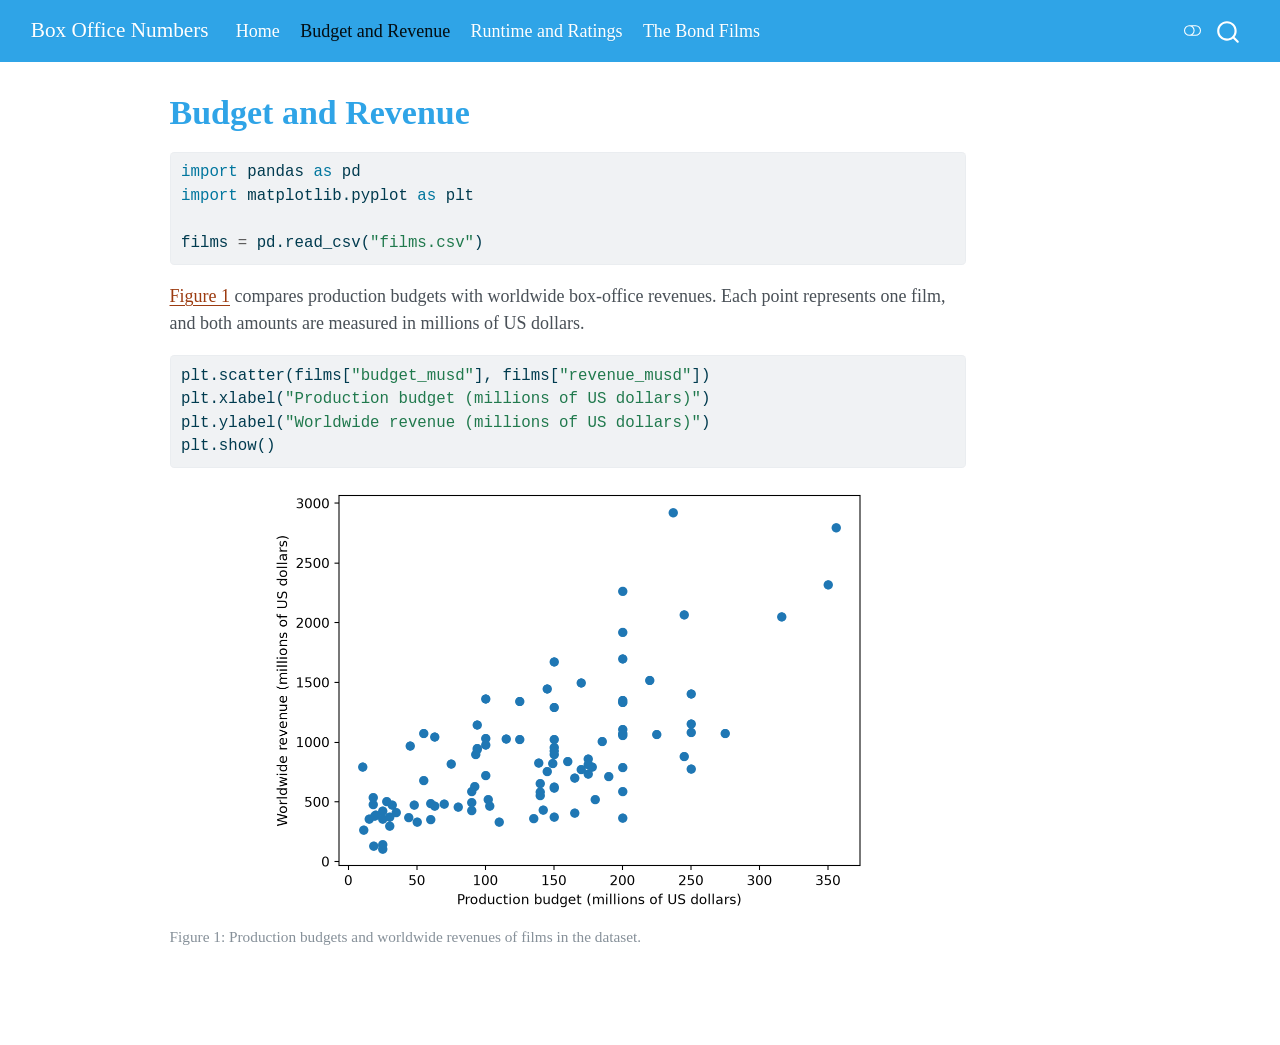
<file: budget-revenue.html>
<!DOCTYPE html>
<html xmlns="http://www.w3.org/1999/xhtml" lang="en" xml:lang="en"><head>

<meta charset="utf-8">
<meta name="generator" content="quarto-1.10.18">

<meta name="viewport" content="width=device-width, initial-scale=1.0, user-scalable=yes">


<title>Budget and Revenue – Box Office Numbers</title>
<style>
/* Default styles provided by pandoc.
** See https://pandoc.org/MANUAL.html#variables-for-html for config info.
*/
span.smallcaps{font-variant: small-caps;}
div.columns{display: flex; gap: 1.5em;}
div.column{flex: auto;}
@media screen {
div.columns{gap: min(4vw, 1.5em);}
div.column{overflow-x: auto;}
}
div.hanging-indent{margin-left: 1.5em; text-indent: -1.5em;}
ul.task-list{list-style: none;}
ul.task-list li input[type="checkbox"] {
  width: 0.8em;
  margin: 0 0.8em 0.2em -1em; /* quarto-specific, see https://github.com/quarto-dev/quarto-cli/issues/4556 */ 
  vertical-align: middle;
}
/* CSS for syntax highlighting */
html { -webkit-text-size-adjust: 100%; }
pre > code.sourceCode { white-space: pre; position: relative; }
pre > code.sourceCode > span { display: inline-block; line-height: 1.25; }
pre > code.sourceCode > span:empty { height: 1.2em; }
.sourceCode { overflow: visible; }
code.sourceCode > span { color: inherit; text-decoration: inherit; }
div.sourceCode { margin: 1em 0; }
pre.sourceCode { margin: 0; }
@media screen {
div.sourceCode { overflow: auto; }
}
@media print {
pre > code.sourceCode { white-space: pre-wrap; }
pre > code.sourceCode > span { text-indent: -5em; padding-left: 5em; }
}
pre.numberSource code
  { counter-reset: source-line 0; }
pre.numberSource code > span
  { position: relative; left: -4em; counter-increment: source-line; }
pre.numberSource code > span > a:first-child::before
  { content: counter(source-line);
    position: relative; left: -1em; text-align: right; vertical-align: baseline;
    border: none; display: inline-block;
    -webkit-touch-callout: none; -webkit-user-select: none;
    -khtml-user-select: none; -moz-user-select: none;
    -ms-user-select: none; user-select: none;
    padding: 0 4px; width: 4em;
  }
pre.numberSource { margin-left: 3em;  padding-left: 4px; }
div.sourceCode
  {   }
@media screen {
pre > code.sourceCode > span > a:first-child::before { text-decoration: underline; }
}
</style>


<script src="site_libs/quarto-nav/quarto-nav.js"></script>
<script src="site_libs/quarto-nav/headroom.min.js"></script>
<script src="site_libs/clipboard/clipboard.min.js"></script>
<script src="site_libs/quarto-search/autocomplete.umd.js"></script>
<script src="site_libs/quarto-search/fuse.min.js"></script>
<script src="site_libs/quarto-search/quarto-search.js"></script>
<meta name="quarto:offset" content="./">
<script src="site_libs/quarto-html/quarto.js" type="module"></script>
<script src="site_libs/quarto-html/tabsets/tabsets.js" type="module"></script>
<script src="site_libs/quarto-html/popper.min.js"></script>
<script src="site_libs/quarto-html/tippy.umd.min.js"></script>
<script src="site_libs/quarto-html/anchor.min.js"></script>
<link href="site_libs/quarto-html/tippy.css" rel="stylesheet">
<link href="site_libs/quarto-html/quarto-syntax-highlighting-64a204ab8560d761af7679ceaba22944.css" rel="stylesheet" class="quarto-color-scheme" id="quarto-text-highlighting-styles">
<link href="site_libs/quarto-html/quarto-syntax-highlighting-dark-b85bc7c33db8c58e0ec93c3465666fed.css" rel="stylesheet" class="quarto-color-scheme quarto-color-alternate" id="quarto-text-highlighting-styles">
<link href="site_libs/quarto-html/quarto-syntax-highlighting-64a204ab8560d761af7679ceaba22944.css" rel="stylesheet" class="quarto-color-scheme-extra" id="quarto-text-highlighting-styles">
<script src="site_libs/bootstrap/bootstrap.min.js"></script>
<link href="site_libs/bootstrap/bootstrap-icons.css" rel="stylesheet">
<link href="site_libs/bootstrap/bootstrap-6ce9cb876124979814f7c3ebe208a1be.min.css" rel="stylesheet" append-hash="true" class="quarto-color-scheme" id="quarto-bootstrap" data-mode="light">
<link href="site_libs/bootstrap/bootstrap-dark-df07115ad9f15e2ef3479c789e6873c8.min.css" rel="stylesheet" append-hash="true" class="quarto-color-scheme quarto-color-alternate" id="quarto-bootstrap" data-mode="dark">
<link href="site_libs/bootstrap/bootstrap-6ce9cb876124979814f7c3ebe208a1be.min.css" rel="stylesheet" append-hash="true" class="quarto-color-scheme-extra" id="quarto-bootstrap" data-mode="light">
<script id="quarto-search-options" type="application/json">{
  "location": "navbar",
  "copy-button": false,
  "collapse-after": 3,
  "panel-placement": "end",
  "type": "overlay",
  "limit": 50,
  "keyboard-shortcut": [
    "f",
    "/",
    "s"
  ],
  "show-item-context": false,
  "language": {
    "search-no-results-text": "No results",
    "search-matching-documents-text": "matching documents",
    "search-copy-link-title": "Copy link to search",
    "search-hide-matches-text": "Hide additional matches",
    "search-more-match-text": "more match in this document",
    "search-more-matches-text": "more matches in this document",
    "search-clear-button-title": "Clear",
    "search-text-placeholder": "",
    "search-detached-cancel-button-title": "Cancel",
    "search-submit-button-title": "Submit",
    "search-label": "Search"
  }
}</script>


<link rel="stylesheet" href="styles.css">
</head>

<body class="nav-fixed quarto-light"><script id="quarto-html-before-body" type="application/javascript">
    const toggleBodyColorMode = (bsSheetEl) => {
      const mode = bsSheetEl.getAttribute("data-mode");
      const bodyEl = window.document.querySelector("body");
      if (mode === "dark") {
        bodyEl.classList.add("quarto-dark");
        bodyEl.classList.remove("quarto-light");
      } else {
        bodyEl.classList.add("quarto-light");
        bodyEl.classList.remove("quarto-dark");
      }
    }
    const toggleBodyColorPrimary = () => {
      const bsSheetEl = window.document.querySelector("link#quarto-bootstrap:not([rel=disabled-stylesheet])");
      if (bsSheetEl) {
        toggleBodyColorMode(bsSheetEl);
      }
    }
    const setColorSchemeToggle = (alternate) => {
      const toggles = window.document.querySelectorAll('.quarto-color-scheme-toggle');
      for (let i=0; i < toggles.length; i++) {
        const toggle = toggles[i];
        if (toggle) {
          if (alternate) {
            toggle.classList.add("alternate");
          } else {
            toggle.classList.remove("alternate");
          }
        }
      }
    };
    const toggleColorMode = (alternate) => {
      // Switch the stylesheets
      const primaryStylesheets = window.document.querySelectorAll('link.quarto-color-scheme:not(.quarto-color-alternate)');
      const alternateStylesheets = window.document.querySelectorAll('link.quarto-color-scheme.quarto-color-alternate');
      manageTransitions('#quarto-margin-sidebar .nav-link', false);
      if (alternate) {
        // note: dark is layered on light, we don't disable primary!
        enableStylesheet(alternateStylesheets);
        for (const sheetNode of alternateStylesheets) {
          if (sheetNode.id === "quarto-bootstrap") {
            toggleBodyColorMode(sheetNode);
          }
        }
      } else {
        disableStylesheet(alternateStylesheets);
        enableStylesheet(primaryStylesheets)
        toggleBodyColorPrimary();
      }
      manageTransitions('#quarto-margin-sidebar .nav-link', true);
      // Switch the toggles
      setColorSchemeToggle(alternate)
      // Hack to workaround the fact that safari doesn't
      // properly recolor the scrollbar when toggling (#1455)
      if (navigator.userAgent.indexOf('Safari') > 0 && navigator.userAgent.indexOf('Chrome') == -1) {
        manageTransitions("body", false);
        window.scrollTo(0, 1);
        setTimeout(() => {
          window.scrollTo(0, 0);
          manageTransitions("body", true);
        }, 40);
      }
    }
    const disableStylesheet = (stylesheets) => {
      for (let i=0; i < stylesheets.length; i++) {
        const stylesheet = stylesheets[i];
        stylesheet.rel = 'disabled-stylesheet';
      }
    }
    const enableStylesheet = (stylesheets) => {
      for (let i=0; i < stylesheets.length; i++) {
        const stylesheet = stylesheets[i];
        if(stylesheet.rel !== 'stylesheet') { // for Chrome, which will still FOUC without this check
          stylesheet.rel = 'stylesheet';
        }
      }
    }
    const manageTransitions = (selector, allowTransitions) => {
      const els = window.document.querySelectorAll(selector);
      for (let i=0; i < els.length; i++) {
        const el = els[i];
        if (allowTransitions) {
          el.classList.remove('notransition');
        } else {
          el.classList.add('notransition');
        }
      }
    }
    const isFileUrl = () => {
      return window.location.protocol === 'file:';
    }
    const hasAlternateSentinel = () => {
      let styleSentinel = getColorSchemeSentinel();
      if (styleSentinel !== null) {
        return styleSentinel === "alternate";
      } else {
        return false;
      }
    }
    const setStyleSentinel = (alternate) => {
      const value = alternate ? "alternate" : "default";
      if (!isFileUrl()) {
        window.localStorage.setItem("quarto-color-scheme", value);
      } else {
        localAlternateSentinel = value;
      }
    }
    const getColorSchemeSentinel = () => {
      if (!isFileUrl()) {
        const storageValue = window.localStorage.getItem("quarto-color-scheme");
        return storageValue != null ? storageValue : localAlternateSentinel;
      } else {
        return localAlternateSentinel;
      }
    }
    const toggleGiscusIfUsed = (isAlternate, darkModeDefault) => {
      const baseTheme = document.querySelector('#giscus-base-theme')?.value ?? 'light';
      const alternateTheme = document.querySelector('#giscus-alt-theme')?.value ?? 'dark';
      let newTheme = '';
      if(authorPrefersDark) {
        newTheme = isAlternate ? baseTheme : alternateTheme;
      } else {
        newTheme = isAlternate ? alternateTheme : baseTheme;
      }
      const changeGiscusTheme = () => {
        // From: https://github.com/giscus/giscus/issues/336
        const sendMessage = (message) => {
          const iframe = document.querySelector('iframe.giscus-frame');
          if (!iframe) return;
          iframe.contentWindow.postMessage({ giscus: message }, 'https://giscus.app');
        }
        sendMessage({
          setConfig: {
            theme: newTheme
          }
        });
      }
      const isGiscussLoaded = window.document.querySelector('iframe.giscus-frame') !== null;
      if (isGiscussLoaded) {
        changeGiscusTheme();
      }
    };
    const authorPrefersDark = false;
    const darkModeDefault = authorPrefersDark;
      document.querySelector('link#quarto-text-highlighting-styles.quarto-color-scheme-extra').rel = 'disabled-stylesheet';
      document.querySelector('link#quarto-bootstrap.quarto-color-scheme-extra').rel = 'disabled-stylesheet';
    let localAlternateSentinel = darkModeDefault ? 'alternate' : 'default';
    // Dark / light mode switch
    window.quartoToggleColorScheme = () => {
      // Read the current dark / light value
      let toAlternate = !hasAlternateSentinel();
      toggleColorMode(toAlternate);
      setStyleSentinel(toAlternate);
      toggleGiscusIfUsed(toAlternate, darkModeDefault);
      window.dispatchEvent(new Event('resize'));
    };
    // Switch to dark mode if need be
    if (hasAlternateSentinel()) {
      toggleColorMode(true);
    } else {
      toggleColorMode(false);
    }
  </script>

<div id="quarto-search-results"></div>
  <header id="quarto-header" class="headroom fixed-top">
    <nav class="navbar navbar-expand-lg " data-bs-theme="dark">
      <div class="navbar-container container-fluid">
      <div class="navbar-brand-container mx-auto">
    <a class="navbar-brand" href="./index.html">
    <span class="navbar-title">Box Office Numbers</span>
    </a>
  </div>
            <div id="quarto-search" class="" title="Search"></div>
          <button class="navbar-toggler" type="button" data-bs-toggle="collapse" data-bs-target="#navbarCollapse" aria-controls="navbarCollapse" role="menu" aria-expanded="false" aria-label="Toggle navigation" onclick="if (window.quartoToggleHeadroom) { window.quartoToggleHeadroom(); }">
  <span class="navbar-toggler-icon"></span>
</button>
          <div class="collapse navbar-collapse" id="navbarCollapse">
            <ul class="navbar-nav navbar-nav-scroll me-auto">
  <li class="nav-item">
    <a class="nav-link" href="./index.html"> 
<span class="menu-text">Home</span></a>
  </li>  
  <li class="nav-item">
    <a class="nav-link active" href="./budget-revenue.html" aria-current="page"> 
<span class="menu-text">Budget and Revenue</span></a>
  </li>  
  <li class="nav-item">
    <a class="nav-link" href="./runtime-rating.html"> 
<span class="menu-text">Runtime and Ratings</span></a>
  </li>  
  <li class="nav-item">
    <a class="nav-link" href="./bond.html"> 
<span class="menu-text">The Bond Films</span></a>
  </li>  
</ul>
          </div> <!-- /navcollapse -->
            <div class="quarto-navbar-tools">
  <a href="" class="quarto-color-scheme-toggle quarto-navigation-tool  px-1" onclick="window.quartoToggleColorScheme(); return false;" title="Toggle dark mode"><i class="bi"></i></a>
</div>
      </div> <!-- /container-fluid -->
    </nav>
</header>
<!-- content -->
<div id="quarto-content" class="quarto-container page-columns page-rows-contents page-layout-article page-navbar">
<!-- sidebar -->
<!-- margin-sidebar -->
    <div id="quarto-margin-sidebar" class="sidebar margin-sidebar zindex-bottom">
        
    </div>
<!-- main -->
<main class="content" id="quarto-document-content">


<header id="title-block-header" class="quarto-title-block default">
<div class="quarto-title">
<h1 class="title">Budget and Revenue</h1>
</div>



<div class="quarto-title-meta">

    
  
    
  </div>
  


</header>


<div id="d6253d69" class="cell" data-execution_count="1">
<div class="code-copy-outer-scaffold"><div class="sourceCode cell-code" id="cb1"><pre class="sourceCode python code-with-copy"><code class="sourceCode python"><span id="cb1-1"><a href="#cb1-1" aria-hidden="true" tabindex="-1"></a><span class="im">import</span> pandas <span class="im">as</span> pd</span>
<span id="cb1-2"><a href="#cb1-2" aria-hidden="true" tabindex="-1"></a><span class="im">import</span> matplotlib.pyplot <span class="im">as</span> plt</span>
<span id="cb1-3"><a href="#cb1-3" aria-hidden="true" tabindex="-1"></a></span>
<span id="cb1-4"><a href="#cb1-4" aria-hidden="true" tabindex="-1"></a>films <span class="op">=</span> pd.read_csv(<span class="st">"films.csv"</span>)</span></code></pre></div><button title="Copy to Clipboard" class="code-copy-button"><i class="bi"></i></button></div>
</div>
<p><a href="#fig-budget-revenue" class="quarto-xref">Figure&nbsp;1</a> compares production budgets with worldwide box-office revenues. Each point represents one film, and both amounts are measured in millions of US dollars.</p>
<div id="cell-fig-budget-revenue" class="cell" data-execution_count="2">
<div class="code-copy-outer-scaffold"><div class="sourceCode cell-code" id="cb2"><pre class="sourceCode python code-with-copy"><code class="sourceCode python"><span id="cb2-1"><a href="#cb2-1" aria-hidden="true" tabindex="-1"></a>plt.scatter(films[<span class="st">"budget_musd"</span>], films[<span class="st">"revenue_musd"</span>])</span>
<span id="cb2-2"><a href="#cb2-2" aria-hidden="true" tabindex="-1"></a>plt.xlabel(<span class="st">"Production budget (millions of US dollars)"</span>)</span>
<span id="cb2-3"><a href="#cb2-3" aria-hidden="true" tabindex="-1"></a>plt.ylabel(<span class="st">"Worldwide revenue (millions of US dollars)"</span>)</span>
<span id="cb2-4"><a href="#cb2-4" aria-hidden="true" tabindex="-1"></a>plt.show()</span></code></pre></div><button title="Copy to Clipboard" class="code-copy-button"><i class="bi"></i></button></div>
<div class="cell-output cell-output-display">
<div id="fig-budget-revenue" class="quarto-float quarto-figure quarto-figure-center anchored">
<figure class="quarto-float quarto-float-fig figure">
<div aria-describedby="fig-budget-revenue-caption-0ceaefa1-69ba-4598-a22c-09a6ac19f8ca">
<img src="budget-revenue_files/figure-html/fig-budget-revenue-output-1.png" width="602" height="431" class="figure-img">
</div>
<figcaption class="quarto-float-caption-bottom quarto-float-caption quarto-float-fig" id="fig-budget-revenue-caption-0ceaefa1-69ba-4598-a22c-09a6ac19f8ca">
Figure&nbsp;1: Production budgets and worldwide revenues of films in the dataset.
</figcaption>
</figure>
</div>
</div>
</div>



</main> <!-- /main -->
<script id="quarto-html-after-body" type="application/javascript">
  window.document.addEventListener("DOMContentLoaded", function (event) {
    // Ensure there is a toggle, if there isn't float one in the top right
    if (window.document.querySelector('.quarto-color-scheme-toggle') === null) {
      const a = window.document.createElement('a');
      a.classList.add('top-right');
      a.classList.add('quarto-color-scheme-toggle');
      a.href = "";
      a.onclick = function() { try { window.quartoToggleColorScheme(); } catch {} return false; };
      const i = window.document.createElement("i");
      i.classList.add('bi');
      a.appendChild(i);
      window.document.body.appendChild(a);
    }
    setColorSchemeToggle(hasAlternateSentinel())
    const icon = "";
    const anchorJS = new window.AnchorJS();
    anchorJS.options = {
      placement: 'right',
      icon: icon
    };
    anchorJS.add('.anchored');
    const isCodeAnnotation = (el) => {
      for (const clz of el.classList) {
        if (clz.startsWith('code-annotation-')) {                     
          return true;
        }
      }
      return false;
    }
    const onCopySuccess = function(e) {
      // button target
      const button = e.trigger;
      // don't keep focus
      button.blur();
      // flash "checked"
      button.classList.add('code-copy-button-checked');
      var currentTitle = button.getAttribute("title");
      button.setAttribute("title", "Copied!");
      let tooltip;
      if (window.bootstrap) {
        button.setAttribute("data-bs-toggle", "tooltip");
        button.setAttribute("data-bs-placement", "left");
        button.setAttribute("data-bs-title", "Copied!");
        tooltip = new bootstrap.Tooltip(button, 
          { trigger: "manual", 
            customClass: "code-copy-button-tooltip",
            offset: [0, -8]});
        tooltip.show();    
      }
      setTimeout(function() {
        if (tooltip) {
          tooltip.hide();
          button.removeAttribute("data-bs-title");
          button.removeAttribute("data-bs-toggle");
          button.removeAttribute("data-bs-placement");
        }
        button.setAttribute("title", currentTitle);
        button.classList.remove('code-copy-button-checked');
      }, 1000);
      // clear code selection
      e.clearSelection();
    }
    const getTextToCopy = function(trigger) {
      const outerScaffold = trigger.parentElement.cloneNode(true);
      const codeEl = outerScaffold.querySelector('code');
      for (const childEl of codeEl.children) {
        if (isCodeAnnotation(childEl)) {
          childEl.remove();
        }
      }
      return codeEl.innerText;
    }
    const clipboard = new window.ClipboardJS('.code-copy-button:not([data-in-quarto-modal])', {
      text: getTextToCopy
    });
    clipboard.on('success', onCopySuccess);
    if (window.document.getElementById('quarto-embedded-source-code-modal')) {
      const clipboardModal = new window.ClipboardJS('.code-copy-button[data-in-quarto-modal]', {
        text: getTextToCopy,
        container: window.document.getElementById('quarto-embedded-source-code-modal')
      });
      clipboardModal.on('success', onCopySuccess);
    }
      var localhostRegex = new RegExp(/^(?:http|https):\/\/localhost\:?[0-9]*\//);
      var mailtoRegex = new RegExp(/^mailto:/);
        var filterRegex = new RegExp("https:\/\/NihalKhatwani\.github\.io\/datasci350-quiz02\/");
      var isInternal = (href) => {
          return filterRegex.test(href) || localhostRegex.test(href) || mailtoRegex.test(href);
      }
      // Inspect non-navigation links and adorn them if external
     var links = window.document.querySelectorAll('a[href]:not(.nav-link):not(.navbar-brand):not(.toc-action):not(.sidebar-link):not(.sidebar-item-toggle):not(.pagination-link):not(.no-external):not([aria-hidden]):not(.dropdown-item):not(.quarto-navigation-tool):not(.about-link)');
      for (var i=0; i<links.length; i++) {
        const link = links[i];
        if (!isInternal(link.href)) {
          // undo the damage that might have been done by quarto-nav.js in the case of
          // links that we want to consider external
          if (link.dataset.originalHref !== undefined) {
            link.href = link.dataset.originalHref;
          }
        }
      }
    function tippyHover(el, contentFn, onTriggerFn, onUntriggerFn) {
      const config = {
        allowHTML: true,
        maxWidth: 500,
        delay: 100,
        arrow: false,
        appendTo: function(el) {
            return el.parentElement;
        },
        interactive: true,
        interactiveBorder: 10,
        theme: 'quarto',
        placement: 'bottom-start',
      };
      if (contentFn) {
        config.content = contentFn;
      }
      if (onTriggerFn) {
        config.onTrigger = onTriggerFn;
      }
      if (onUntriggerFn) {
        config.onUntrigger = onUntriggerFn;
      }
      window.tippy(el, config); 
    }
    const noterefs = window.document.querySelectorAll('a[role="doc-noteref"]');
    for (var i=0; i<noterefs.length; i++) {
      const ref = noterefs[i];
      tippyHover(ref, function() {
        // use id or data attribute instead here
        let href = ref.getAttribute('data-footnote-href') || ref.getAttribute('href');
        try { href = new URL(href).hash; } catch {}
        const id = href.replace(/^#\/?/, "");
        const note = window.document.getElementById(id);
        if (note) {
          return note.innerHTML;
        } else {
          return "";
        }
      });
    }
    const xrefs = window.document.querySelectorAll('a.quarto-xref');
    const processXRef = (id, note) => {
      // Strip column container classes
      const stripColumnClz = (el) => {
        el.classList.remove("page-full", "page-columns");
        if (el.children) {
          for (const child of el.children) {
            stripColumnClz(child);
          }
        }
      }
      stripColumnClz(note)
      if (id === null || id.startsWith('sec-')) {
        // Special case sections, only their first couple elements
        const container = document.createElement("div");
        if (note.children && note.children.length > 2) {
          container.appendChild(note.children[0].cloneNode(true));
          for (let i = 1; i < note.children.length; i++) {
            const child = note.children[i];
            if (child.tagName === "P" && child.innerText === "") {
              continue;
            } else {
              container.appendChild(child.cloneNode(true));
              break;
            }
          }
          if (window.Quarto?.typesetMath) {
            window.Quarto.typesetMath(container);
          }
          return container.innerHTML
        } else {
          if (window.Quarto?.typesetMath) {
            window.Quarto.typesetMath(note);
          }
          return note.innerHTML;
        }
      } else {
        // Remove any anchor links if they are present
        const anchorLink = note.querySelector('a.anchorjs-link');
        if (anchorLink) {
          anchorLink.remove();
        }
        if (window.Quarto?.typesetMath) {
          window.Quarto.typesetMath(note);
        }
        if (note.classList.contains("callout")) {
          return note.outerHTML;
        } else {
          return note.innerHTML;
        }
      }
    }
    for (var i=0; i<xrefs.length; i++) {
      const xref = xrefs[i];
      tippyHover(xref, undefined, function(instance) {
        instance.disable();
        let url = xref.getAttribute('href');
        let hash = undefined; 
        if (url.startsWith('#')) {
          hash = url;
        } else {
          try { hash = new URL(url).hash; } catch {}
        }
        if (hash) {
          const id = hash.replace(/^#\/?/, "");
          const note = window.document.getElementById(id);
          if (note !== null) {
            try {
              const html = processXRef(id, note.cloneNode(true));
              instance.setContent(html);
            } finally {
              instance.enable();
              instance.show();
            }
          } else {
            // See if we can fetch this
            fetch(url.split('#')[0])
            .then(res => res.text())
            .then(html => {
              const parser = new DOMParser();
              const htmlDoc = parser.parseFromString(html, "text/html");
              const note = htmlDoc.getElementById(id);
              if (note !== null) {
                const html = processXRef(id, note);
                instance.setContent(html);
              } 
            }).finally(() => {
              instance.enable();
              instance.show();
            });
          }
        } else {
          // See if we can fetch a full url (with no hash to target)
          // This is a special case and we should probably do some content thinning / targeting
          fetch(url)
          .then(res => res.text())
          .then(html => {
            const parser = new DOMParser();
            const htmlDoc = parser.parseFromString(html, "text/html");
            const note = htmlDoc.querySelector('main.content');
            if (note !== null) {
              // This should only happen for chapter cross references
              // (since there is no id in the URL)
              // remove the first header
              if (note.children.length > 0 && note.children[0].tagName === "HEADER") {
                note.children[0].remove();
              }
              const html = processXRef(null, note);
              instance.setContent(html);
            } 
          }).finally(() => {
            instance.enable();
            instance.show();
          });
        }
      }, function(instance) {
      });
    }
        let selectedAnnoteEl;
        const selectorForAnnotation = ( cell, annotation) => {
          let cellAttr = 'data-code-cell="' + cell + '"';
          let lineAttr = 'data-code-annotation="' +  annotation + '"';
          const selector = 'span[' + cellAttr + '][' + lineAttr + ']';
          return selector;
        }
        const selectCodeLines = (annoteEl) => {
          const doc = window.document;
          const targetCell = annoteEl.getAttribute("data-target-cell");
          const targetAnnotation = annoteEl.getAttribute("data-target-annotation");
          const annoteSpan = window.document.querySelector(selectorForAnnotation(targetCell, targetAnnotation));
          const lines = annoteSpan.getAttribute("data-code-lines").split(",");
          const lineIds = lines.map((line) => {
            return targetCell + "-" + line;
          })
          let top = null;
          let height = null;
          let parent = null;
          if (lineIds.length > 0) {
              //compute the position of the single el (top and bottom and make a div)
              const el = window.document.getElementById(lineIds[0]);
              top = el.offsetTop;
              height = el.offsetHeight;
              parent = el.parentElement.parentElement;
            if (lineIds.length > 1) {
              const lastEl = window.document.getElementById(lineIds[lineIds.length - 1]);
              const bottom = lastEl.offsetTop + lastEl.offsetHeight;
              height = bottom - top;
            }
            if (top !== null && height !== null && parent !== null) {
              // cook up a div (if necessary) and position it 
              let div = window.document.getElementById("code-annotation-line-highlight");
              if (div === null) {
                div = window.document.createElement("div");
                div.setAttribute("id", "code-annotation-line-highlight");
                div.style.position = 'absolute';
                parent.appendChild(div);
              }
              div.style.top = top - 2 + "px";
              div.style.height = height + 4 + "px";
              div.style.left = 0;
              let gutterDiv = window.document.getElementById("code-annotation-line-highlight-gutter");
              if (gutterDiv === null) {
                gutterDiv = window.document.createElement("div");
                gutterDiv.setAttribute("id", "code-annotation-line-highlight-gutter");
                gutterDiv.style.position = 'absolute';
                const codeCell = window.document.getElementById(targetCell);
                const gutter = codeCell.querySelector('.code-annotation-gutter');
                gutter.appendChild(gutterDiv);
              }
              gutterDiv.style.top = top - 2 + "px";
              gutterDiv.style.height = height + 4 + "px";
            }
            selectedAnnoteEl = annoteEl;
          }
        };
        const unselectCodeLines = () => {
          const elementsIds = ["code-annotation-line-highlight", "code-annotation-line-highlight-gutter"];
          elementsIds.forEach((elId) => {
            const div = window.document.getElementById(elId);
            if (div) {
              div.remove();
            }
          });
          selectedAnnoteEl = undefined;
        };
          // Handle positioning of the toggle
      window.addEventListener(
        "resize",
        throttle(() => {
          elRect = undefined;
          if (selectedAnnoteEl) {
            selectCodeLines(selectedAnnoteEl);
          }
        }, 10)
      );
      function throttle(fn, ms) {
      let throttle = false;
      let timer;
        return (...args) => {
          if(!throttle) { // first call gets through
              fn.apply(this, args);
              throttle = true;
          } else { // all the others get throttled
              if(timer) clearTimeout(timer); // cancel #2
              timer = setTimeout(() => {
                fn.apply(this, args);
                timer = throttle = false;
              }, ms);
          }
        };
      }
        // Attach click handler to the DT
        const annoteDls = window.document.querySelectorAll('dt[data-target-cell]');
        for (const annoteDlNode of annoteDls) {
          annoteDlNode.addEventListener('click', (event) => {
            const clickedEl = event.target;
            if (clickedEl !== selectedAnnoteEl) {
              unselectCodeLines();
              const activeEl = window.document.querySelector('dt[data-target-cell].code-annotation-active');
              if (activeEl) {
                activeEl.classList.remove('code-annotation-active');
              }
              selectCodeLines(clickedEl);
              clickedEl.classList.add('code-annotation-active');
            } else {
              // Unselect the line
              unselectCodeLines();
              clickedEl.classList.remove('code-annotation-active');
            }
          });
        }
    const findCites = (el) => {
      const parentEl = el.parentElement;
      if (parentEl) {
        const cites = parentEl.dataset.cites;
        if (cites) {
          return {
            el,
            cites: cites.split(' ')
          };
        } else {
          return findCites(el.parentElement)
        }
      } else {
        return undefined;
      }
    };
    var bibliorefs = window.document.querySelectorAll('a[role="doc-biblioref"]');
    for (var i=0; i<bibliorefs.length; i++) {
      const ref = bibliorefs[i];
      const citeInfo = findCites(ref);
      if (citeInfo) {
        tippyHover(citeInfo.el, function() {
          var popup = window.document.createElement('div');
          citeInfo.cites.forEach(function(cite) {
            var citeDiv = window.document.createElement('div');
            citeDiv.classList.add('hanging-indent');
            citeDiv.classList.add('csl-entry');
            var biblioDiv = window.document.getElementById('ref-' + cite);
            if (biblioDiv) {
              citeDiv.innerHTML = biblioDiv.innerHTML;
            }
            popup.appendChild(citeDiv);
          });
          return popup.innerHTML;
        });
      }
    }
  });
  </script>
</div> <!-- /content -->




</body></html>
</file>
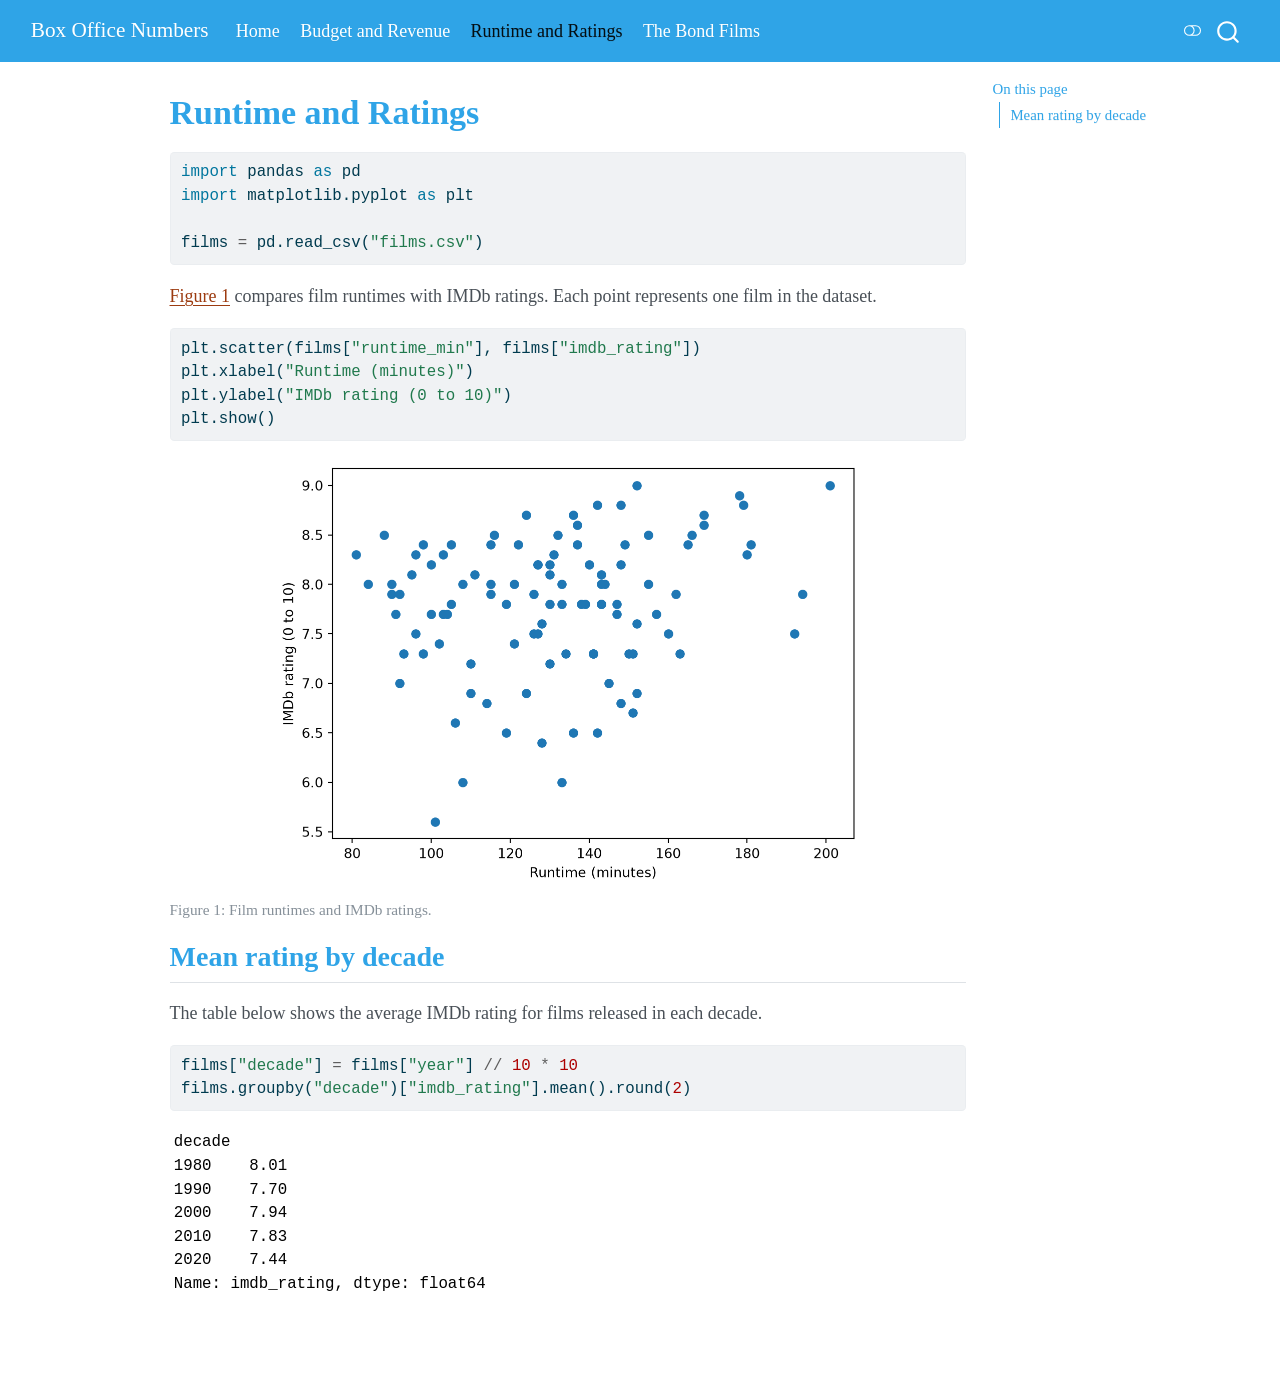
<file: runtime-rating.html>
<!DOCTYPE html>
<html xmlns="http://www.w3.org/1999/xhtml" lang="en" xml:lang="en"><head>

<meta charset="utf-8">
<meta name="generator" content="quarto-1.10.18">

<meta name="viewport" content="width=device-width, initial-scale=1.0, user-scalable=yes">


<title>Runtime and Ratings – Box Office Numbers</title>
<style>
/* Default styles provided by pandoc.
** See https://pandoc.org/MANUAL.html#variables-for-html for config info.
*/
span.smallcaps{font-variant: small-caps;}
div.columns{display: flex; gap: 1.5em;}
div.column{flex: auto;}
@media screen {
div.columns{gap: min(4vw, 1.5em);}
div.column{overflow-x: auto;}
}
div.hanging-indent{margin-left: 1.5em; text-indent: -1.5em;}
ul.task-list{list-style: none;}
ul.task-list li input[type="checkbox"] {
  width: 0.8em;
  margin: 0 0.8em 0.2em -1em; /* quarto-specific, see https://github.com/quarto-dev/quarto-cli/issues/4556 */ 
  vertical-align: middle;
}
/* CSS for syntax highlighting */
html { -webkit-text-size-adjust: 100%; }
pre > code.sourceCode { white-space: pre; position: relative; }
pre > code.sourceCode > span { display: inline-block; line-height: 1.25; }
pre > code.sourceCode > span:empty { height: 1.2em; }
.sourceCode { overflow: visible; }
code.sourceCode > span { color: inherit; text-decoration: inherit; }
div.sourceCode { margin: 1em 0; }
pre.sourceCode { margin: 0; }
@media screen {
div.sourceCode { overflow: auto; }
}
@media print {
pre > code.sourceCode { white-space: pre-wrap; }
pre > code.sourceCode > span { text-indent: -5em; padding-left: 5em; }
}
pre.numberSource code
  { counter-reset: source-line 0; }
pre.numberSource code > span
  { position: relative; left: -4em; counter-increment: source-line; }
pre.numberSource code > span > a:first-child::before
  { content: counter(source-line);
    position: relative; left: -1em; text-align: right; vertical-align: baseline;
    border: none; display: inline-block;
    -webkit-touch-callout: none; -webkit-user-select: none;
    -khtml-user-select: none; -moz-user-select: none;
    -ms-user-select: none; user-select: none;
    padding: 0 4px; width: 4em;
  }
pre.numberSource { margin-left: 3em;  padding-left: 4px; }
div.sourceCode
  {   }
@media screen {
pre > code.sourceCode > span > a:first-child::before { text-decoration: underline; }
}
</style>


<script src="site_libs/quarto-nav/quarto-nav.js"></script>
<script src="site_libs/quarto-nav/headroom.min.js"></script>
<script src="site_libs/clipboard/clipboard.min.js"></script>
<script src="site_libs/quarto-search/autocomplete.umd.js"></script>
<script src="site_libs/quarto-search/fuse.min.js"></script>
<script src="site_libs/quarto-search/quarto-search.js"></script>
<meta name="quarto:offset" content="./">
<script src="site_libs/quarto-html/quarto.js" type="module"></script>
<script src="site_libs/quarto-html/tabsets/tabsets.js" type="module"></script>
<script src="site_libs/quarto-html/popper.min.js"></script>
<script src="site_libs/quarto-html/tippy.umd.min.js"></script>
<script src="site_libs/quarto-html/anchor.min.js"></script>
<link href="site_libs/quarto-html/tippy.css" rel="stylesheet">
<link href="site_libs/quarto-html/quarto-syntax-highlighting-64a204ab8560d761af7679ceaba22944.css" rel="stylesheet" class="quarto-color-scheme" id="quarto-text-highlighting-styles">
<link href="site_libs/quarto-html/quarto-syntax-highlighting-dark-b85bc7c33db8c58e0ec93c3465666fed.css" rel="stylesheet" class="quarto-color-scheme quarto-color-alternate" id="quarto-text-highlighting-styles">
<link href="site_libs/quarto-html/quarto-syntax-highlighting-64a204ab8560d761af7679ceaba22944.css" rel="stylesheet" class="quarto-color-scheme-extra" id="quarto-text-highlighting-styles">
<script src="site_libs/bootstrap/bootstrap.min.js"></script>
<link href="site_libs/bootstrap/bootstrap-icons.css" rel="stylesheet">
<link href="site_libs/bootstrap/bootstrap-6ce9cb876124979814f7c3ebe208a1be.min.css" rel="stylesheet" append-hash="true" class="quarto-color-scheme" id="quarto-bootstrap" data-mode="light">
<link href="site_libs/bootstrap/bootstrap-dark-df07115ad9f15e2ef3479c789e6873c8.min.css" rel="stylesheet" append-hash="true" class="quarto-color-scheme quarto-color-alternate" id="quarto-bootstrap" data-mode="dark">
<link href="site_libs/bootstrap/bootstrap-6ce9cb876124979814f7c3ebe208a1be.min.css" rel="stylesheet" append-hash="true" class="quarto-color-scheme-extra" id="quarto-bootstrap" data-mode="light">
<script id="quarto-search-options" type="application/json">{
  "location": "navbar",
  "copy-button": false,
  "collapse-after": 3,
  "panel-placement": "end",
  "type": "overlay",
  "limit": 50,
  "keyboard-shortcut": [
    "f",
    "/",
    "s"
  ],
  "show-item-context": false,
  "language": {
    "search-no-results-text": "No results",
    "search-matching-documents-text": "matching documents",
    "search-copy-link-title": "Copy link to search",
    "search-hide-matches-text": "Hide additional matches",
    "search-more-match-text": "more match in this document",
    "search-more-matches-text": "more matches in this document",
    "search-clear-button-title": "Clear",
    "search-text-placeholder": "",
    "search-detached-cancel-button-title": "Cancel",
    "search-submit-button-title": "Submit",
    "search-label": "Search"
  }
}</script>


<link rel="stylesheet" href="styles.css">
</head>

<body class="nav-fixed quarto-light"><script id="quarto-html-before-body" type="application/javascript">
    const toggleBodyColorMode = (bsSheetEl) => {
      const mode = bsSheetEl.getAttribute("data-mode");
      const bodyEl = window.document.querySelector("body");
      if (mode === "dark") {
        bodyEl.classList.add("quarto-dark");
        bodyEl.classList.remove("quarto-light");
      } else {
        bodyEl.classList.add("quarto-light");
        bodyEl.classList.remove("quarto-dark");
      }
    }
    const toggleBodyColorPrimary = () => {
      const bsSheetEl = window.document.querySelector("link#quarto-bootstrap:not([rel=disabled-stylesheet])");
      if (bsSheetEl) {
        toggleBodyColorMode(bsSheetEl);
      }
    }
    const setColorSchemeToggle = (alternate) => {
      const toggles = window.document.querySelectorAll('.quarto-color-scheme-toggle');
      for (let i=0; i < toggles.length; i++) {
        const toggle = toggles[i];
        if (toggle) {
          if (alternate) {
            toggle.classList.add("alternate");
          } else {
            toggle.classList.remove("alternate");
          }
        }
      }
    };
    const toggleColorMode = (alternate) => {
      // Switch the stylesheets
      const primaryStylesheets = window.document.querySelectorAll('link.quarto-color-scheme:not(.quarto-color-alternate)');
      const alternateStylesheets = window.document.querySelectorAll('link.quarto-color-scheme.quarto-color-alternate');
      manageTransitions('#quarto-margin-sidebar .nav-link', false);
      if (alternate) {
        // note: dark is layered on light, we don't disable primary!
        enableStylesheet(alternateStylesheets);
        for (const sheetNode of alternateStylesheets) {
          if (sheetNode.id === "quarto-bootstrap") {
            toggleBodyColorMode(sheetNode);
          }
        }
      } else {
        disableStylesheet(alternateStylesheets);
        enableStylesheet(primaryStylesheets)
        toggleBodyColorPrimary();
      }
      manageTransitions('#quarto-margin-sidebar .nav-link', true);
      // Switch the toggles
      setColorSchemeToggle(alternate)
      // Hack to workaround the fact that safari doesn't
      // properly recolor the scrollbar when toggling (#1455)
      if (navigator.userAgent.indexOf('Safari') > 0 && navigator.userAgent.indexOf('Chrome') == -1) {
        manageTransitions("body", false);
        window.scrollTo(0, 1);
        setTimeout(() => {
          window.scrollTo(0, 0);
          manageTransitions("body", true);
        }, 40);
      }
    }
    const disableStylesheet = (stylesheets) => {
      for (let i=0; i < stylesheets.length; i++) {
        const stylesheet = stylesheets[i];
        stylesheet.rel = 'disabled-stylesheet';
      }
    }
    const enableStylesheet = (stylesheets) => {
      for (let i=0; i < stylesheets.length; i++) {
        const stylesheet = stylesheets[i];
        if(stylesheet.rel !== 'stylesheet') { // for Chrome, which will still FOUC without this check
          stylesheet.rel = 'stylesheet';
        }
      }
    }
    const manageTransitions = (selector, allowTransitions) => {
      const els = window.document.querySelectorAll(selector);
      for (let i=0; i < els.length; i++) {
        const el = els[i];
        if (allowTransitions) {
          el.classList.remove('notransition');
        } else {
          el.classList.add('notransition');
        }
      }
    }
    const isFileUrl = () => {
      return window.location.protocol === 'file:';
    }
    const hasAlternateSentinel = () => {
      let styleSentinel = getColorSchemeSentinel();
      if (styleSentinel !== null) {
        return styleSentinel === "alternate";
      } else {
        return false;
      }
    }
    const setStyleSentinel = (alternate) => {
      const value = alternate ? "alternate" : "default";
      if (!isFileUrl()) {
        window.localStorage.setItem("quarto-color-scheme", value);
      } else {
        localAlternateSentinel = value;
      }
    }
    const getColorSchemeSentinel = () => {
      if (!isFileUrl()) {
        const storageValue = window.localStorage.getItem("quarto-color-scheme");
        return storageValue != null ? storageValue : localAlternateSentinel;
      } else {
        return localAlternateSentinel;
      }
    }
    const toggleGiscusIfUsed = (isAlternate, darkModeDefault) => {
      const baseTheme = document.querySelector('#giscus-base-theme')?.value ?? 'light';
      const alternateTheme = document.querySelector('#giscus-alt-theme')?.value ?? 'dark';
      let newTheme = '';
      if(authorPrefersDark) {
        newTheme = isAlternate ? baseTheme : alternateTheme;
      } else {
        newTheme = isAlternate ? alternateTheme : baseTheme;
      }
      const changeGiscusTheme = () => {
        // From: https://github.com/giscus/giscus/issues/336
        const sendMessage = (message) => {
          const iframe = document.querySelector('iframe.giscus-frame');
          if (!iframe) return;
          iframe.contentWindow.postMessage({ giscus: message }, 'https://giscus.app');
        }
        sendMessage({
          setConfig: {
            theme: newTheme
          }
        });
      }
      const isGiscussLoaded = window.document.querySelector('iframe.giscus-frame') !== null;
      if (isGiscussLoaded) {
        changeGiscusTheme();
      }
    };
    const authorPrefersDark = false;
    const darkModeDefault = authorPrefersDark;
      document.querySelector('link#quarto-text-highlighting-styles.quarto-color-scheme-extra').rel = 'disabled-stylesheet';
      document.querySelector('link#quarto-bootstrap.quarto-color-scheme-extra').rel = 'disabled-stylesheet';
    let localAlternateSentinel = darkModeDefault ? 'alternate' : 'default';
    // Dark / light mode switch
    window.quartoToggleColorScheme = () => {
      // Read the current dark / light value
      let toAlternate = !hasAlternateSentinel();
      toggleColorMode(toAlternate);
      setStyleSentinel(toAlternate);
      toggleGiscusIfUsed(toAlternate, darkModeDefault);
      window.dispatchEvent(new Event('resize'));
    };
    // Switch to dark mode if need be
    if (hasAlternateSentinel()) {
      toggleColorMode(true);
    } else {
      toggleColorMode(false);
    }
  </script>

<div id="quarto-search-results"></div>
  <header id="quarto-header" class="headroom fixed-top">
    <nav class="navbar navbar-expand-lg " data-bs-theme="dark">
      <div class="navbar-container container-fluid">
      <div class="navbar-brand-container mx-auto">
    <a class="navbar-brand" href="./index.html">
    <span class="navbar-title">Box Office Numbers</span>
    </a>
  </div>
            <div id="quarto-search" class="" title="Search"></div>
          <button class="navbar-toggler" type="button" data-bs-toggle="collapse" data-bs-target="#navbarCollapse" aria-controls="navbarCollapse" role="menu" aria-expanded="false" aria-label="Toggle navigation" onclick="if (window.quartoToggleHeadroom) { window.quartoToggleHeadroom(); }">
  <span class="navbar-toggler-icon"></span>
</button>
          <div class="collapse navbar-collapse" id="navbarCollapse">
            <ul class="navbar-nav navbar-nav-scroll me-auto">
  <li class="nav-item">
    <a class="nav-link" href="./index.html"> 
<span class="menu-text">Home</span></a>
  </li>  
  <li class="nav-item">
    <a class="nav-link" href="./budget-revenue.html"> 
<span class="menu-text">Budget and Revenue</span></a>
  </li>  
  <li class="nav-item">
    <a class="nav-link active" href="./runtime-rating.html" aria-current="page"> 
<span class="menu-text">Runtime and Ratings</span></a>
  </li>  
  <li class="nav-item">
    <a class="nav-link" href="./bond.html"> 
<span class="menu-text">The Bond Films</span></a>
  </li>  
</ul>
          </div> <!-- /navcollapse -->
            <div class="quarto-navbar-tools">
  <a href="" class="quarto-color-scheme-toggle quarto-navigation-tool  px-1" onclick="window.quartoToggleColorScheme(); return false;" title="Toggle dark mode"><i class="bi"></i></a>
</div>
      </div> <!-- /container-fluid -->
    </nav>
</header>
<!-- content -->
<div id="quarto-content" class="quarto-container page-columns page-rows-contents page-layout-article page-navbar">
<!-- sidebar -->
<!-- margin-sidebar -->
    <div id="quarto-margin-sidebar" class="sidebar margin-sidebar">
        <nav id="TOC" role="doc-toc" class="toc-active">
    <h2 id="toc-title">On this page</h2>
   
  <ul>
  <li><a href="#mean-rating-by-decade" id="toc-mean-rating-by-decade" class="nav-link active" data-scroll-target="#mean-rating-by-decade">Mean rating by decade</a></li>
  </ul>
</nav>
    </div>
<!-- main -->
<main class="content" id="quarto-document-content">


<header id="title-block-header" class="quarto-title-block default">
<div class="quarto-title">
<h1 class="title">Runtime and Ratings</h1>
</div>



<div class="quarto-title-meta">

    
  
    
  </div>
  


</header>


<div id="dbe29702" class="cell" data-execution_count="1">
<div class="code-copy-outer-scaffold"><div class="sourceCode cell-code" id="cb1"><pre class="sourceCode python code-with-copy"><code class="sourceCode python"><span id="cb1-1"><a href="#cb1-1" aria-hidden="true" tabindex="-1"></a><span class="im">import</span> pandas <span class="im">as</span> pd</span>
<span id="cb1-2"><a href="#cb1-2" aria-hidden="true" tabindex="-1"></a><span class="im">import</span> matplotlib.pyplot <span class="im">as</span> plt</span>
<span id="cb1-3"><a href="#cb1-3" aria-hidden="true" tabindex="-1"></a></span>
<span id="cb1-4"><a href="#cb1-4" aria-hidden="true" tabindex="-1"></a>films <span class="op">=</span> pd.read_csv(<span class="st">"films.csv"</span>)</span></code></pre></div><button title="Copy to Clipboard" class="code-copy-button"><i class="bi"></i></button></div>
</div>
<p><a href="#fig-runtime-rating" class="quarto-xref">Figure&nbsp;1</a> compares film runtimes with IMDb ratings. Each point represents one film in the dataset.</p>
<div id="cell-fig-runtime-rating" class="cell" data-execution_count="2">
<div class="code-copy-outer-scaffold"><div class="sourceCode cell-code" id="cb2"><pre class="sourceCode python code-with-copy"><code class="sourceCode python"><span id="cb2-1"><a href="#cb2-1" aria-hidden="true" tabindex="-1"></a>plt.scatter(films[<span class="st">"runtime_min"</span>], films[<span class="st">"imdb_rating"</span>])</span>
<span id="cb2-2"><a href="#cb2-2" aria-hidden="true" tabindex="-1"></a>plt.xlabel(<span class="st">"Runtime (minutes)"</span>)</span>
<span id="cb2-3"><a href="#cb2-3" aria-hidden="true" tabindex="-1"></a>plt.ylabel(<span class="st">"IMDb rating (0 to 10)"</span>)</span>
<span id="cb2-4"><a href="#cb2-4" aria-hidden="true" tabindex="-1"></a>plt.show()</span></code></pre></div><button title="Copy to Clipboard" class="code-copy-button"><i class="bi"></i></button></div>
<div class="cell-output cell-output-display">
<div id="fig-runtime-rating" class="quarto-float quarto-figure quarto-figure-center anchored">
<figure class="quarto-float quarto-float-fig figure">
<div aria-describedby="fig-runtime-rating-caption-0ceaefa1-69ba-4598-a22c-09a6ac19f8ca">
<img src="runtime-rating_files/figure-html/fig-runtime-rating-output-1.png" width="590" height="431" class="figure-img">
</div>
<figcaption class="quarto-float-caption-bottom quarto-float-caption quarto-float-fig" id="fig-runtime-rating-caption-0ceaefa1-69ba-4598-a22c-09a6ac19f8ca">
Figure&nbsp;1: Film runtimes and IMDb ratings.
</figcaption>
</figure>
</div>
</div>
</div>
<section id="mean-rating-by-decade" class="level2">
<h2 class="anchored" data-anchor-id="mean-rating-by-decade">Mean rating by decade</h2>
<p>The table below shows the average IMDb rating for films released in each decade.</p>
<div id="e3031eab" class="cell" data-execution_count="3">
<div class="code-copy-outer-scaffold"><div class="sourceCode cell-code" id="cb3"><pre class="sourceCode python code-with-copy"><code class="sourceCode python"><span id="cb3-1"><a href="#cb3-1" aria-hidden="true" tabindex="-1"></a>films[<span class="st">"decade"</span>] <span class="op">=</span> films[<span class="st">"year"</span>] <span class="op">//</span> <span class="dv">10</span> <span class="op">*</span> <span class="dv">10</span></span>
<span id="cb3-2"><a href="#cb3-2" aria-hidden="true" tabindex="-1"></a>films.groupby(<span class="st">"decade"</span>)[<span class="st">"imdb_rating"</span>].mean().<span class="bu">round</span>(<span class="dv">2</span>)</span></code></pre></div><button title="Copy to Clipboard" class="code-copy-button"><i class="bi"></i></button></div>
<div class="cell-output cell-output-display" data-execution_count="3">
<pre><code>decade
1980    8.01
1990    7.70
2000    7.94
2010    7.83
2020    7.44
Name: imdb_rating, dtype: float64</code></pre>
</div>
</div>


</section>

</main> <!-- /main -->
<script id="quarto-html-after-body" type="application/javascript">
  window.document.addEventListener("DOMContentLoaded", function (event) {
    // Ensure there is a toggle, if there isn't float one in the top right
    if (window.document.querySelector('.quarto-color-scheme-toggle') === null) {
      const a = window.document.createElement('a');
      a.classList.add('top-right');
      a.classList.add('quarto-color-scheme-toggle');
      a.href = "";
      a.onclick = function() { try { window.quartoToggleColorScheme(); } catch {} return false; };
      const i = window.document.createElement("i");
      i.classList.add('bi');
      a.appendChild(i);
      window.document.body.appendChild(a);
    }
    setColorSchemeToggle(hasAlternateSentinel())
    const icon = "";
    const anchorJS = new window.AnchorJS();
    anchorJS.options = {
      placement: 'right',
      icon: icon
    };
    anchorJS.add('.anchored');
    const isCodeAnnotation = (el) => {
      for (const clz of el.classList) {
        if (clz.startsWith('code-annotation-')) {                     
          return true;
        }
      }
      return false;
    }
    const onCopySuccess = function(e) {
      // button target
      const button = e.trigger;
      // don't keep focus
      button.blur();
      // flash "checked"
      button.classList.add('code-copy-button-checked');
      var currentTitle = button.getAttribute("title");
      button.setAttribute("title", "Copied!");
      let tooltip;
      if (window.bootstrap) {
        button.setAttribute("data-bs-toggle", "tooltip");
        button.setAttribute("data-bs-placement", "left");
        button.setAttribute("data-bs-title", "Copied!");
        tooltip = new bootstrap.Tooltip(button, 
          { trigger: "manual", 
            customClass: "code-copy-button-tooltip",
            offset: [0, -8]});
        tooltip.show();    
      }
      setTimeout(function() {
        if (tooltip) {
          tooltip.hide();
          button.removeAttribute("data-bs-title");
          button.removeAttribute("data-bs-toggle");
          button.removeAttribute("data-bs-placement");
        }
        button.setAttribute("title", currentTitle);
        button.classList.remove('code-copy-button-checked');
      }, 1000);
      // clear code selection
      e.clearSelection();
    }
    const getTextToCopy = function(trigger) {
      const outerScaffold = trigger.parentElement.cloneNode(true);
      const codeEl = outerScaffold.querySelector('code');
      for (const childEl of codeEl.children) {
        if (isCodeAnnotation(childEl)) {
          childEl.remove();
        }
      }
      return codeEl.innerText;
    }
    const clipboard = new window.ClipboardJS('.code-copy-button:not([data-in-quarto-modal])', {
      text: getTextToCopy
    });
    clipboard.on('success', onCopySuccess);
    if (window.document.getElementById('quarto-embedded-source-code-modal')) {
      const clipboardModal = new window.ClipboardJS('.code-copy-button[data-in-quarto-modal]', {
        text: getTextToCopy,
        container: window.document.getElementById('quarto-embedded-source-code-modal')
      });
      clipboardModal.on('success', onCopySuccess);
    }
      var localhostRegex = new RegExp(/^(?:http|https):\/\/localhost\:?[0-9]*\//);
      var mailtoRegex = new RegExp(/^mailto:/);
        var filterRegex = new RegExp("https:\/\/NihalKhatwani\.github\.io\/datasci350-quiz02\/");
      var isInternal = (href) => {
          return filterRegex.test(href) || localhostRegex.test(href) || mailtoRegex.test(href);
      }
      // Inspect non-navigation links and adorn them if external
     var links = window.document.querySelectorAll('a[href]:not(.nav-link):not(.navbar-brand):not(.toc-action):not(.sidebar-link):not(.sidebar-item-toggle):not(.pagination-link):not(.no-external):not([aria-hidden]):not(.dropdown-item):not(.quarto-navigation-tool):not(.about-link)');
      for (var i=0; i<links.length; i++) {
        const link = links[i];
        if (!isInternal(link.href)) {
          // undo the damage that might have been done by quarto-nav.js in the case of
          // links that we want to consider external
          if (link.dataset.originalHref !== undefined) {
            link.href = link.dataset.originalHref;
          }
        }
      }
    function tippyHover(el, contentFn, onTriggerFn, onUntriggerFn) {
      const config = {
        allowHTML: true,
        maxWidth: 500,
        delay: 100,
        arrow: false,
        appendTo: function(el) {
            return el.parentElement;
        },
        interactive: true,
        interactiveBorder: 10,
        theme: 'quarto',
        placement: 'bottom-start',
      };
      if (contentFn) {
        config.content = contentFn;
      }
      if (onTriggerFn) {
        config.onTrigger = onTriggerFn;
      }
      if (onUntriggerFn) {
        config.onUntrigger = onUntriggerFn;
      }
      window.tippy(el, config); 
    }
    const noterefs = window.document.querySelectorAll('a[role="doc-noteref"]');
    for (var i=0; i<noterefs.length; i++) {
      const ref = noterefs[i];
      tippyHover(ref, function() {
        // use id or data attribute instead here
        let href = ref.getAttribute('data-footnote-href') || ref.getAttribute('href');
        try { href = new URL(href).hash; } catch {}
        const id = href.replace(/^#\/?/, "");
        const note = window.document.getElementById(id);
        if (note) {
          return note.innerHTML;
        } else {
          return "";
        }
      });
    }
    const xrefs = window.document.querySelectorAll('a.quarto-xref');
    const processXRef = (id, note) => {
      // Strip column container classes
      const stripColumnClz = (el) => {
        el.classList.remove("page-full", "page-columns");
        if (el.children) {
          for (const child of el.children) {
            stripColumnClz(child);
          }
        }
      }
      stripColumnClz(note)
      if (id === null || id.startsWith('sec-')) {
        // Special case sections, only their first couple elements
        const container = document.createElement("div");
        if (note.children && note.children.length > 2) {
          container.appendChild(note.children[0].cloneNode(true));
          for (let i = 1; i < note.children.length; i++) {
            const child = note.children[i];
            if (child.tagName === "P" && child.innerText === "") {
              continue;
            } else {
              container.appendChild(child.cloneNode(true));
              break;
            }
          }
          if (window.Quarto?.typesetMath) {
            window.Quarto.typesetMath(container);
          }
          return container.innerHTML
        } else {
          if (window.Quarto?.typesetMath) {
            window.Quarto.typesetMath(note);
          }
          return note.innerHTML;
        }
      } else {
        // Remove any anchor links if they are present
        const anchorLink = note.querySelector('a.anchorjs-link');
        if (anchorLink) {
          anchorLink.remove();
        }
        if (window.Quarto?.typesetMath) {
          window.Quarto.typesetMath(note);
        }
        if (note.classList.contains("callout")) {
          return note.outerHTML;
        } else {
          return note.innerHTML;
        }
      }
    }
    for (var i=0; i<xrefs.length; i++) {
      const xref = xrefs[i];
      tippyHover(xref, undefined, function(instance) {
        instance.disable();
        let url = xref.getAttribute('href');
        let hash = undefined; 
        if (url.startsWith('#')) {
          hash = url;
        } else {
          try { hash = new URL(url).hash; } catch {}
        }
        if (hash) {
          const id = hash.replace(/^#\/?/, "");
          const note = window.document.getElementById(id);
          if (note !== null) {
            try {
              const html = processXRef(id, note.cloneNode(true));
              instance.setContent(html);
            } finally {
              instance.enable();
              instance.show();
            }
          } else {
            // See if we can fetch this
            fetch(url.split('#')[0])
            .then(res => res.text())
            .then(html => {
              const parser = new DOMParser();
              const htmlDoc = parser.parseFromString(html, "text/html");
              const note = htmlDoc.getElementById(id);
              if (note !== null) {
                const html = processXRef(id, note);
                instance.setContent(html);
              } 
            }).finally(() => {
              instance.enable();
              instance.show();
            });
          }
        } else {
          // See if we can fetch a full url (with no hash to target)
          // This is a special case and we should probably do some content thinning / targeting
          fetch(url)
          .then(res => res.text())
          .then(html => {
            const parser = new DOMParser();
            const htmlDoc = parser.parseFromString(html, "text/html");
            const note = htmlDoc.querySelector('main.content');
            if (note !== null) {
              // This should only happen for chapter cross references
              // (since there is no id in the URL)
              // remove the first header
              if (note.children.length > 0 && note.children[0].tagName === "HEADER") {
                note.children[0].remove();
              }
              const html = processXRef(null, note);
              instance.setContent(html);
            } 
          }).finally(() => {
            instance.enable();
            instance.show();
          });
        }
      }, function(instance) {
      });
    }
        let selectedAnnoteEl;
        const selectorForAnnotation = ( cell, annotation) => {
          let cellAttr = 'data-code-cell="' + cell + '"';
          let lineAttr = 'data-code-annotation="' +  annotation + '"';
          const selector = 'span[' + cellAttr + '][' + lineAttr + ']';
          return selector;
        }
        const selectCodeLines = (annoteEl) => {
          const doc = window.document;
          const targetCell = annoteEl.getAttribute("data-target-cell");
          const targetAnnotation = annoteEl.getAttribute("data-target-annotation");
          const annoteSpan = window.document.querySelector(selectorForAnnotation(targetCell, targetAnnotation));
          const lines = annoteSpan.getAttribute("data-code-lines").split(",");
          const lineIds = lines.map((line) => {
            return targetCell + "-" + line;
          })
          let top = null;
          let height = null;
          let parent = null;
          if (lineIds.length > 0) {
              //compute the position of the single el (top and bottom and make a div)
              const el = window.document.getElementById(lineIds[0]);
              top = el.offsetTop;
              height = el.offsetHeight;
              parent = el.parentElement.parentElement;
            if (lineIds.length > 1) {
              const lastEl = window.document.getElementById(lineIds[lineIds.length - 1]);
              const bottom = lastEl.offsetTop + lastEl.offsetHeight;
              height = bottom - top;
            }
            if (top !== null && height !== null && parent !== null) {
              // cook up a div (if necessary) and position it 
              let div = window.document.getElementById("code-annotation-line-highlight");
              if (div === null) {
                div = window.document.createElement("div");
                div.setAttribute("id", "code-annotation-line-highlight");
                div.style.position = 'absolute';
                parent.appendChild(div);
              }
              div.style.top = top - 2 + "px";
              div.style.height = height + 4 + "px";
              div.style.left = 0;
              let gutterDiv = window.document.getElementById("code-annotation-line-highlight-gutter");
              if (gutterDiv === null) {
                gutterDiv = window.document.createElement("div");
                gutterDiv.setAttribute("id", "code-annotation-line-highlight-gutter");
                gutterDiv.style.position = 'absolute';
                const codeCell = window.document.getElementById(targetCell);
                const gutter = codeCell.querySelector('.code-annotation-gutter');
                gutter.appendChild(gutterDiv);
              }
              gutterDiv.style.top = top - 2 + "px";
              gutterDiv.style.height = height + 4 + "px";
            }
            selectedAnnoteEl = annoteEl;
          }
        };
        const unselectCodeLines = () => {
          const elementsIds = ["code-annotation-line-highlight", "code-annotation-line-highlight-gutter"];
          elementsIds.forEach((elId) => {
            const div = window.document.getElementById(elId);
            if (div) {
              div.remove();
            }
          });
          selectedAnnoteEl = undefined;
        };
          // Handle positioning of the toggle
      window.addEventListener(
        "resize",
        throttle(() => {
          elRect = undefined;
          if (selectedAnnoteEl) {
            selectCodeLines(selectedAnnoteEl);
          }
        }, 10)
      );
      function throttle(fn, ms) {
      let throttle = false;
      let timer;
        return (...args) => {
          if(!throttle) { // first call gets through
              fn.apply(this, args);
              throttle = true;
          } else { // all the others get throttled
              if(timer) clearTimeout(timer); // cancel #2
              timer = setTimeout(() => {
                fn.apply(this, args);
                timer = throttle = false;
              }, ms);
          }
        };
      }
        // Attach click handler to the DT
        const annoteDls = window.document.querySelectorAll('dt[data-target-cell]');
        for (const annoteDlNode of annoteDls) {
          annoteDlNode.addEventListener('click', (event) => {
            const clickedEl = event.target;
            if (clickedEl !== selectedAnnoteEl) {
              unselectCodeLines();
              const activeEl = window.document.querySelector('dt[data-target-cell].code-annotation-active');
              if (activeEl) {
                activeEl.classList.remove('code-annotation-active');
              }
              selectCodeLines(clickedEl);
              clickedEl.classList.add('code-annotation-active');
            } else {
              // Unselect the line
              unselectCodeLines();
              clickedEl.classList.remove('code-annotation-active');
            }
          });
        }
    const findCites = (el) => {
      const parentEl = el.parentElement;
      if (parentEl) {
        const cites = parentEl.dataset.cites;
        if (cites) {
          return {
            el,
            cites: cites.split(' ')
          };
        } else {
          return findCites(el.parentElement)
        }
      } else {
        return undefined;
      }
    };
    var bibliorefs = window.document.querySelectorAll('a[role="doc-biblioref"]');
    for (var i=0; i<bibliorefs.length; i++) {
      const ref = bibliorefs[i];
      const citeInfo = findCites(ref);
      if (citeInfo) {
        tippyHover(citeInfo.el, function() {
          var popup = window.document.createElement('div');
          citeInfo.cites.forEach(function(cite) {
            var citeDiv = window.document.createElement('div');
            citeDiv.classList.add('hanging-indent');
            citeDiv.classList.add('csl-entry');
            var biblioDiv = window.document.getElementById('ref-' + cite);
            if (biblioDiv) {
              citeDiv.innerHTML = biblioDiv.innerHTML;
            }
            popup.appendChild(citeDiv);
          });
          return popup.innerHTML;
        });
      }
    }
  });
  </script>
</div> <!-- /content -->




</body></html>
</file>
<file: site_libs/quarto-html/tippy.css>
.tippy-box[data-animation=fade][data-state=hidden]{opacity:0}[data-tippy-root]{max-width:calc(100vw - 10px)}.tippy-box{position:relative;background-color:#333;color:#fff;border-radius:4px;font-size:14px;line-height:1.4;white-space:normal;outline:0;transition-property:transform,visibility,opacity}.tippy-box[data-placement^=top]>.tippy-arrow{bottom:0}.tippy-box[data-placement^=top]>.tippy-arrow:before{bottom:-7px;left:0;border-width:8px 8px 0;border-top-color:initial;transform-origin:center top}.tippy-box[data-placement^=bottom]>.tippy-arrow{top:0}.tippy-box[data-placement^=bottom]>.tippy-arrow:before{top:-7px;left:0;border-width:0 8px 8px;border-bottom-color:initial;transform-origin:center bottom}.tippy-box[data-placement^=left]>.tippy-arrow{right:0}.tippy-box[data-placement^=left]>.tippy-arrow:before{border-width:8px 0 8px 8px;border-left-color:initial;right:-7px;transform-origin:center left}.tippy-box[data-placement^=right]>.tippy-arrow{left:0}.tippy-box[data-placement^=right]>.tippy-arrow:before{left:-7px;border-width:8px 8px 8px 0;border-right-color:initial;transform-origin:center right}.tippy-box[data-inertia][data-state=visible]{transition-timing-function:cubic-bezier(.54,1.5,.38,1.11)}.tippy-arrow{width:16px;height:16px;color:#333}.tippy-arrow:before{content:"";position:absolute;border-color:transparent;border-style:solid}.tippy-content{position:relative;padding:5px 9px;z-index:1}
</file>
<file: site_libs/quarto-html/quarto-syntax-highlighting-64a204ab8560d761af7679ceaba22944.css>
/* quarto syntax highlight colors */
:root {
  --quarto-hl-ot-color: #003B4F;
  --quarto-hl-at-color: #657422;
  --quarto-hl-ss-color: #20794D;
  --quarto-hl-an-color: #5E5E5E;
  --quarto-hl-fu-color: #4758AB;
  --quarto-hl-st-color: #20794D;
  --quarto-hl-cf-color: #003B4F;
  --quarto-hl-op-color: #5E5E5E;
  --quarto-hl-er-color: #AD0000;
  --quarto-hl-bn-color: #AD0000;
  --quarto-hl-al-color: #AD0000;
  --quarto-hl-va-color: #111111;
  --quarto-hl-bu-color: inherit;
  --quarto-hl-ex-color: inherit;
  --quarto-hl-pp-color: #AD0000;
  --quarto-hl-in-color: #5E5E5E;
  --quarto-hl-vs-color: #20794D;
  --quarto-hl-wa-color: #5E5E5E;
  --quarto-hl-do-color: #5E5E5E;
  --quarto-hl-im-color: #00769E;
  --quarto-hl-ch-color: #20794D;
  --quarto-hl-dt-color: #AD0000;
  --quarto-hl-fl-color: #AD0000;
  --quarto-hl-co-color: #5E5E5E;
  --quarto-hl-cv-color: #5E5E5E;
  --quarto-hl-cn-color: #8f5902;
  --quarto-hl-sc-color: #5E5E5E;
  --quarto-hl-dv-color: #AD0000;
  --quarto-hl-kw-color: #003B4F;
}

/* other quarto variables */
:root {
  --quarto-font-monospace: SFMono-Regular, Menlo, Monaco, Consolas, "Liberation Mono", "Courier New", monospace;
}

/* syntax highlight based on Pandoc's rules */
pre > code.sourceCode > span {
  color: #003B4F;
}

code.sourceCode > span {
  color: #003B4F;
}

div.sourceCode,
div.sourceCode pre.sourceCode {
  color: #003B4F;
}

/* Normal */
code span {
  color: #003B4F;
}

/* Alert */
code span.al {
  color: #AD0000;
  font-style: inherit;
}

/* Annotation */
code span.an {
  color: #5E5E5E;
  font-style: inherit;
}

/* Attribute */
code span.at {
  color: #657422;
  font-style: inherit;
}

/* BaseN */
code span.bn {
  color: #AD0000;
  font-style: inherit;
}

/* BuiltIn */
code span.bu {
  font-style: inherit;
}

/* ControlFlow */
code span.cf {
  color: #003B4F;
  font-weight: bold;
  font-style: inherit;
}

/* Char */
code span.ch {
  color: #20794D;
  font-style: inherit;
}

/* Constant */
code span.cn {
  color: #8f5902;
  font-style: inherit;
}

/* Comment */
code span.co {
  color: #5E5E5E;
  font-style: inherit;
}

/* CommentVar */
code span.cv {
  color: #5E5E5E;
  font-style: italic;
}

/* Documentation */
code span.do {
  color: #5E5E5E;
  font-style: italic;
}

/* DataType */
code span.dt {
  color: #AD0000;
  font-style: inherit;
}

/* DecVal */
code span.dv {
  color: #AD0000;
  font-style: inherit;
}

/* Error */
code span.er {
  color: #AD0000;
  font-style: inherit;
}

/* Extension */
code span.ex {
  font-style: inherit;
}

/* Float */
code span.fl {
  color: #AD0000;
  font-style: inherit;
}

/* Function */
code span.fu {
  color: #4758AB;
  font-style: inherit;
}

/* Import */
code span.im {
  color: #00769E;
  font-style: inherit;
}

/* Information */
code span.in {
  color: #5E5E5E;
  font-style: inherit;
}

/* Keyword */
code span.kw {
  color: #003B4F;
  font-weight: bold;
  font-style: inherit;
}

/* Operator */
code span.op {
  color: #5E5E5E;
  font-style: inherit;
}

/* Other */
code span.ot {
  color: #003B4F;
  font-style: inherit;
}

/* Preprocessor */
code span.pp {
  color: #AD0000;
  font-style: inherit;
}

/* SpecialChar */
code span.sc {
  color: #5E5E5E;
  font-style: inherit;
}

/* SpecialString */
code span.ss {
  color: #20794D;
  font-style: inherit;
}

/* String */
code span.st {
  color: #20794D;
  font-style: inherit;
}

/* Variable */
code span.va {
  color: #111111;
  font-style: inherit;
}

/* VerbatimString */
code span.vs {
  color: #20794D;
  font-style: inherit;
}

/* Warning */
code span.wa {
  color: #5E5E5E;
  font-style: italic;
}

.prevent-inlining {
  content: "</";
}

/*# sourceMappingURL=9d8d5bb603a83b8298b89080a598c93b.css.map */
</file>
<file: site_libs/quarto-html/quarto-syntax-highlighting-dark-b85bc7c33db8c58e0ec93c3465666fed.css>
/* quarto syntax highlight colors */
:root {
  --quarto-hl-al-color: #f07178;
  --quarto-hl-an-color: #d4d0ab;
  --quarto-hl-at-color: #00e0e0;
  --quarto-hl-bn-color: #d4d0ab;
  --quarto-hl-bu-color: #abe338;
  --quarto-hl-ch-color: #abe338;
  --quarto-hl-co-color: #f8f8f2;
  --quarto-hl-cv-color: #ffd700;
  --quarto-hl-cn-color: #ffd700;
  --quarto-hl-cf-color: #ffa07a;
  --quarto-hl-dt-color: #ffa07a;
  --quarto-hl-dv-color: #d4d0ab;
  --quarto-hl-do-color: #f8f8f2;
  --quarto-hl-er-color: #f07178;
  --quarto-hl-ex-color: #00e0e0;
  --quarto-hl-fl-color: #d4d0ab;
  --quarto-hl-fu-color: #ffa07a;
  --quarto-hl-im-color: #abe338;
  --quarto-hl-in-color: #d4d0ab;
  --quarto-hl-kw-color: #ffa07a;
  --quarto-hl-op-color: #ffa07a;
  --quarto-hl-ot-color: #00e0e0;
  --quarto-hl-pp-color: #dcc6e0;
  --quarto-hl-re-color: #00e0e0;
  --quarto-hl-sc-color: #abe338;
  --quarto-hl-ss-color: #abe338;
  --quarto-hl-st-color: #abe338;
  --quarto-hl-va-color: #00e0e0;
  --quarto-hl-vs-color: #abe338;
  --quarto-hl-wa-color: #dcc6e0;
}

/* other quarto variables */
:root {
  --quarto-font-monospace: SFMono-Regular, Menlo, Monaco, Consolas, "Liberation Mono", "Courier New", monospace;
}

/* syntax highlight based on Pandoc's rules */
pre > code.sourceCode > span {
  color: #f8f8f2;
}

code.sourceCode > span {
  color: #f8f8f2;
}

div.sourceCode,
div.sourceCode pre.sourceCode {
  color: #f8f8f2;
}

/* Normal */
code span {
  color: #f8f8f2;
}

/* Alert */
code span.al {
  color: #f07178;
}

/* Annotation */
code span.an {
  color: #d4d0ab;
}

/* Attribute */
code span.at {
  color: #00e0e0;
}

/* BaseN */
code span.bn {
  color: #d4d0ab;
}

/* BuiltIn */
code span.bu {
  color: #abe338;
}

/* ControlFlow */
code span.cf {
  font-weight: bold;
  color: #ffa07a;
}

/* Char */
code span.ch {
  color: #abe338;
}

/* Constant */
code span.cn {
  color: #ffd700;
}

/* Comment */
code span.co {
  font-style: italic;
  color: #f8f8f2;
}

/* CommentVar */
code span.cv {
  color: #ffd700;
}

/* Documentation */
code span.do {
  color: #f8f8f2;
}

/* DataType */
code span.dt {
  color: #ffa07a;
}

/* DecVal */
code span.dv {
  color: #d4d0ab;
}

/* Error */
code span.er {
  color: #f07178;
  text-decoration: underline;
}

/* Extension */
code span.ex {
  font-weight: bold;
  color: #00e0e0;
}

/* Float */
code span.fl {
  color: #d4d0ab;
}

/* Function */
code span.fu {
  color: #ffa07a;
}

/* Import */
code span.im {
  color: #abe338;
}

/* Information */
code span.in {
  color: #d4d0ab;
}

/* Keyword */
code span.kw {
  font-weight: bold;
  color: #ffa07a;
}

/* Operator */
code span.op {
  color: #ffa07a;
}

/* Other */
code span.ot {
  color: #00e0e0;
}

/* Preprocessor */
code span.pp {
  color: #dcc6e0;
}

/* RegionMarker */
code span.re {
  background-color: #f8f8f2;
  color: #00e0e0;
}

/* SpecialChar */
code span.sc {
  color: #abe338;
}

/* SpecialString */
code span.ss {
  color: #abe338;
}

/* String */
code span.st {
  color: #abe338;
}

/* Variable */
code span.va {
  color: #00e0e0;
}

/* VerbatimString */
code span.vs {
  color: #abe338;
}

/* Warning */
code span.wa {
  color: #dcc6e0;
}

.prevent-inlining {
  content: "</";
}

/*# sourceMappingURL=4ed8f1090dec6531da29ab00902aa718.css.map */
</file>
<file: styles.css>
body, h1, h2, h3, h4, h5, h6, .navbar-title {
  font-family: Georgia, "Times New Roman", serif;
}

body {
  font-size: 18px;
}

main a {
  color: #9c3b10;
}

body.quarto-dark main a {
  color: #ffbd8a;
}
</file>
